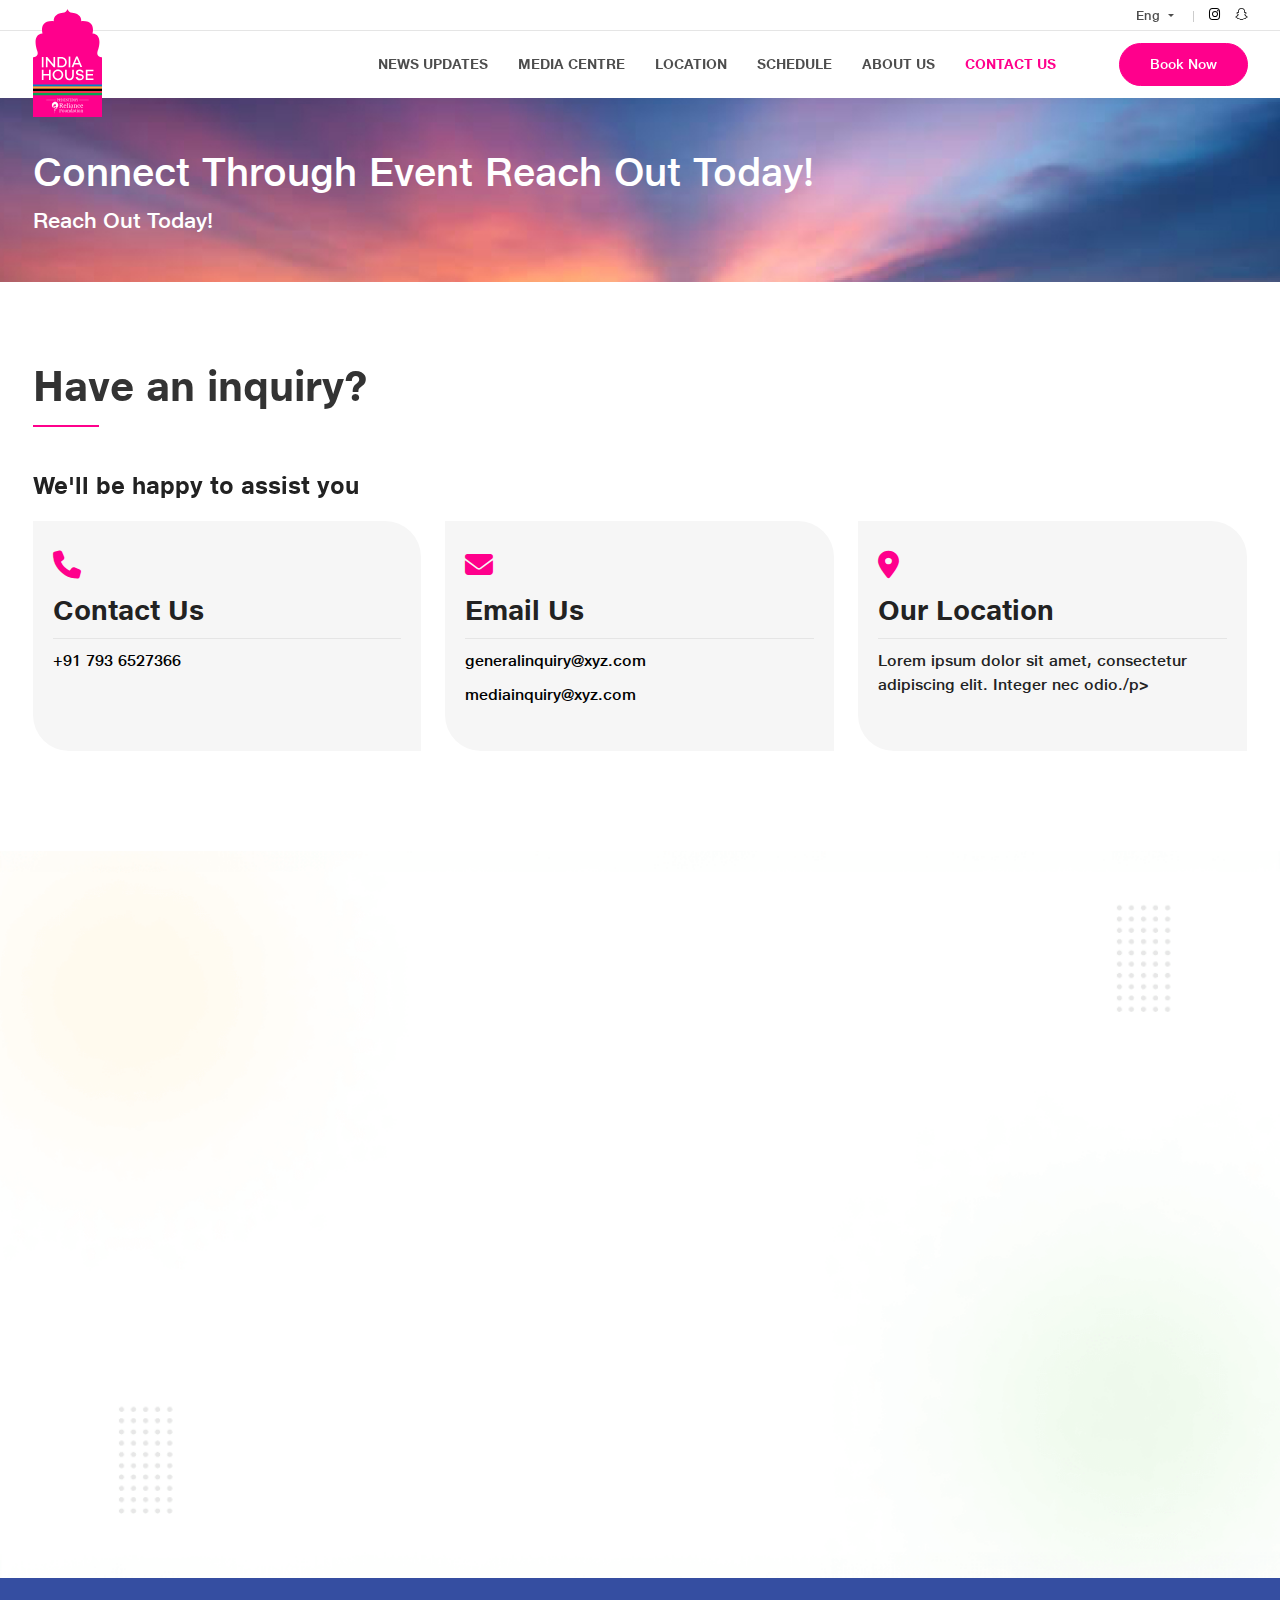
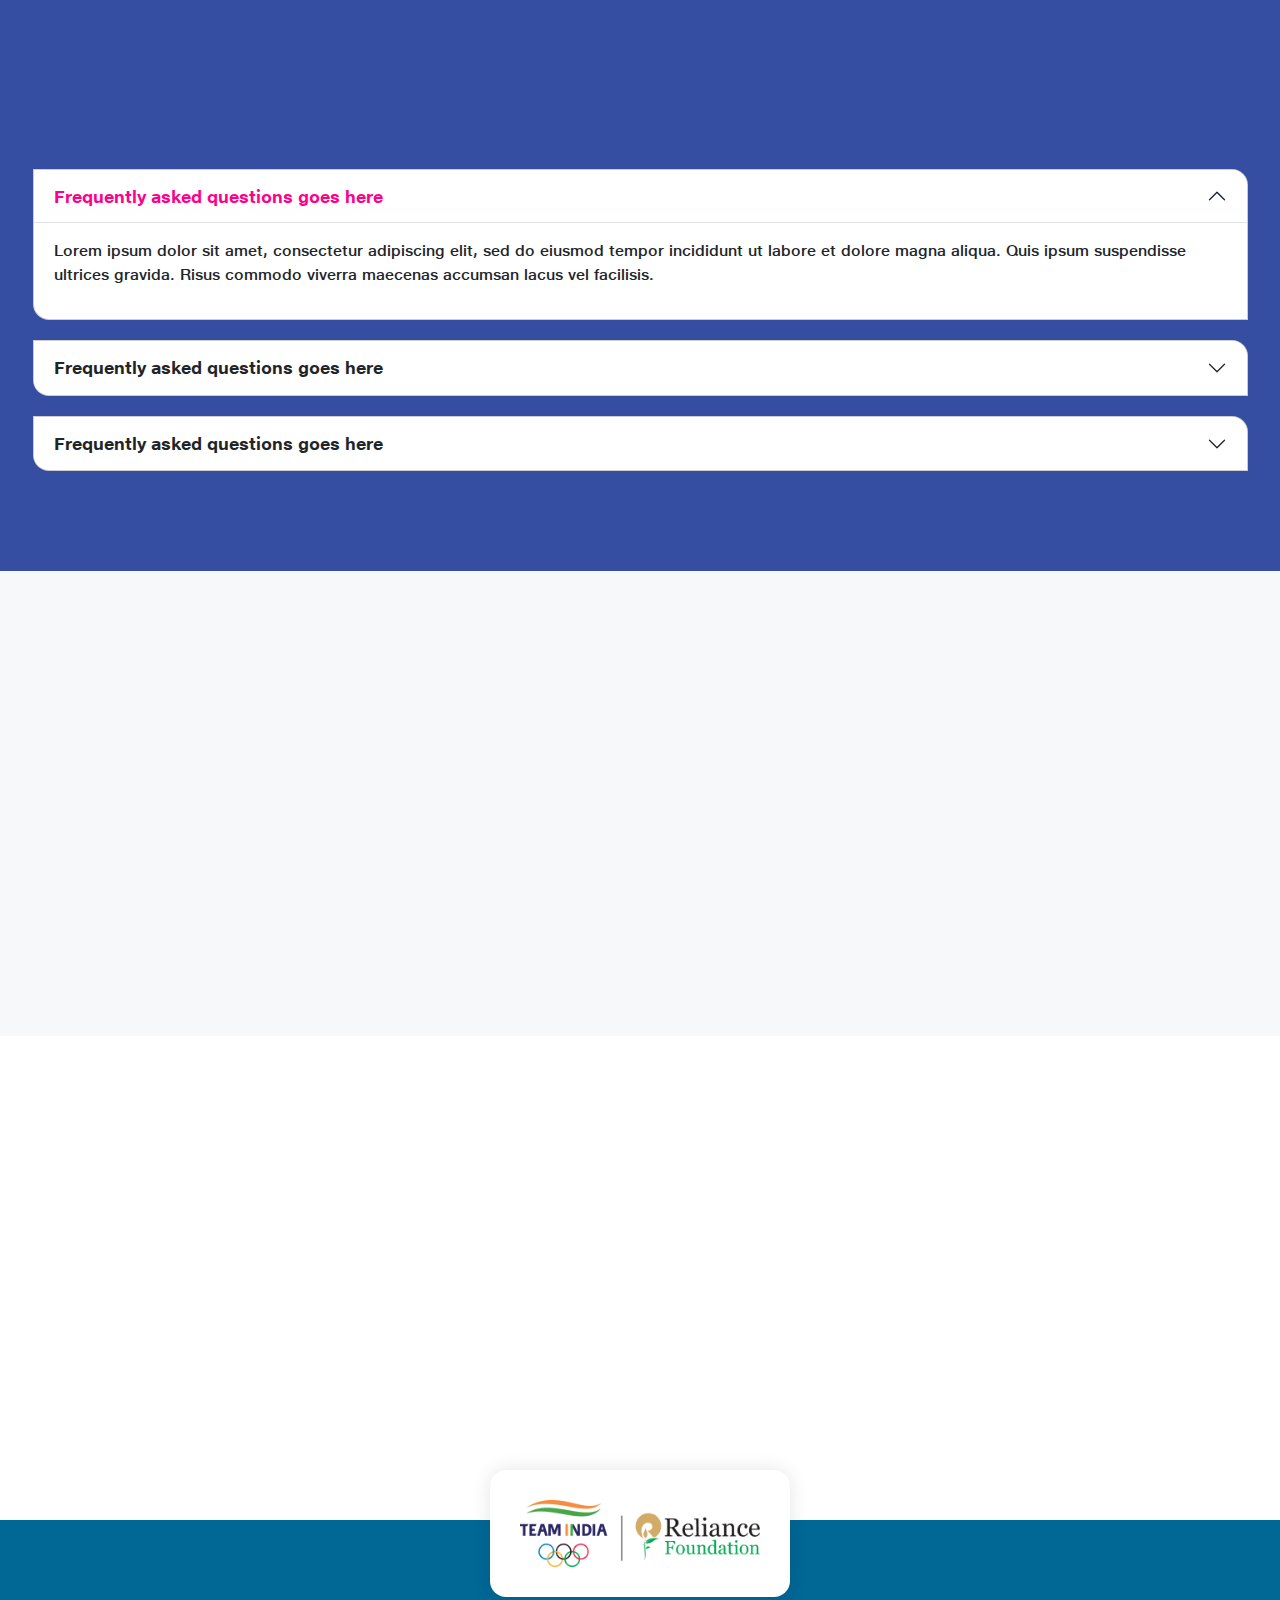
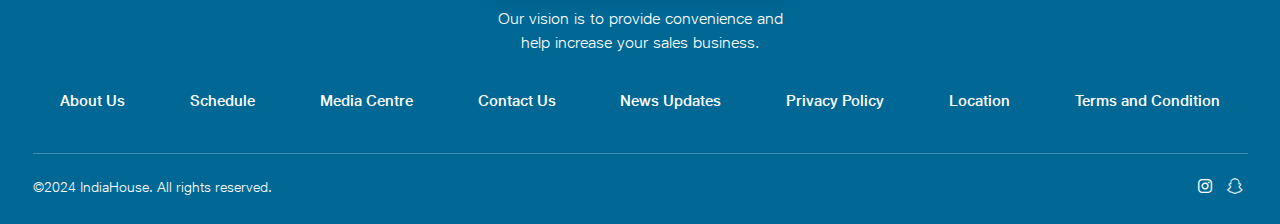
<file: contact.html>
<!DOCTYPE html>
<html lang="en">

<head>
    <meta charset="UTF-8">
    <meta name="viewport" content="width=device-width, initial-scale=1.0">

    <!-- Favicon -->
    <link rel="icon" href="favicon.ico" type="image/x-icon">

    <!-- CSS -->
    <link rel="stylesheet" href="https://cdn.jsdelivr.net/npm/@fancyapps/ui@5.0/dist/fancybox/fancybox.css" />
    <link rel="stylesheet" href="css/main.css">

    <title>Contact Us - Paris Olympics</title>
</head>

<body>

    <!--  -->
    <header id="header"></header>

    <main>

        <!-- Cover -->
        <section class="cover block">
            <div class="container">
                <div class="coverText">
                    <h1>Connect Through Event Reach Out Today!</h1>
                    <p>Reach Out Today!</p>
                </div>
            </div>
        </section>

        <!-- Contact -->
        <section class="contactPage block">
            <div class="container">

                <div class="secTitle" data-aos="fade-up" data-aos-duration="500">
                    <h2>Have an inquiry?</h2>
                </div>

                <h4 data-aos="fade-up" data-aos-duration="600">We'll be happy to assist you</h4>

                <div class="row">
                    <div class="col-md-4">
                        <div class="cBox" data-aos="fade-up" data-aos-duration="700">
                            <i class="fa fa-phone"></i>
                            <h4>Contact Us</h4>
                            <p><a href="tel:+917936527366" target="_blank">+91 793 6527366</a></p>
                        </div>
                    </div>
                    <div class="col-md-4">
                        <div class="cBox" data-aos="fade-up" data-aos-duration="800">
                            <i class="fa fa-envelope"></i>
                            <h4>Email Us</h4>
                            <p><a href="mailto:generalinquiry@xyz.com" target="_blank">generalinquiry@xyz.com</a></p>
                            <p><a href="mailto:mediainquiry@xyz.com" target="_blank">mediainquiry@xyz.com</a></p>
                        </div>
                    </div>
                    <div class="col-md-4" data-aos="fade-up" data-aos-duration="900">
                        <div class="cBox">
                            <i class="fa fa-map-marker-alt"></i>
                            <h4>Our Location</h4>
                            <p>Lorem ipsum dolor sit amet, consectetur adipiscing elit. Integer nec odio./p>
                        </div>
                    </div>
                </div>
            </div>
        </section>

        <!-- Map -->
        <section class="map ">
            <div class="mapBox" data-aos="fade-up" data-aos-duration="500">
                <iframe src="https://www.google.com/maps/embed?pb=!1m18!1m12!1m3!1d26259.29268207384!2d2.352221!3d48.856614!2m3!1f0!2f0!3f0!3m2!1i1024!2i768!4f13.1!3m3!1m2!1s0x47e66e1f06e2b70f%3A0x40b82c3688c9460!2sEiffel%20Tower!5e0!3m2!1sen!2sin!4v1617223660007!5m2!1sen!2sin" width="100%" height="600" style="border:0;" allowfullscreen="" loading="lazy"></iframe>
            </div>
        </section>

        <!-- FAQ -->
        <section class="contact block">
            <div class="container">

                <div class="secTitle" data-aos="fade-up" data-aos-duration="500">
                    <h2>Have an inquiry?</h2>
                </div>

                <div class="accordion" id="faqAccordion">
                    <div class="accordion-item">
                        <h2 class="accordion-header accordion-button" data-bs-toggle="collapse" data-bs-target="#collapseOne" aria-expanded="true" aria-controls="collapseOne">
                            Frequently asked questions goes here
                        </h2>
                        <div id="collapseOne" class="accordion-collapse collapse show" data-bs-parent="#faqAccordion">
                            <div class="accordion-body">
                                <p>Lorem ipsum dolor sit amet, consectetur adipiscing elit, sed do eiusmod tempor incididunt ut labore et dolore magna aliqua. Quis ipsum suspendisse ultrices gravida. Risus commodo viverra maecenas accumsan lacus vel facilisis.</p>
                            </div>
                        </div>
                    </div>
                    <div class="accordion-item">
                        <h2 class="accordion-header accordion-button collapsed" type="button" data-bs-toggle="collapse" data-bs-target="#collapseTwo" aria-expanded="false" aria-controls="collapseTwo">
                            Frequently asked questions goes here
                        </h2>
                        <div id="collapseTwo" class="accordion-collapse collapse" data-bs-parent="#faqAccordion">
                            <div class="accordion-body">
                                <p>Lorem ipsum dolor sit amet, consectetur adipiscing elit, sed do eiusmod tempor incididunt ut labore et dolore magna aliqua. Quis ipsum suspendisse ultrices gravida. Risus commodo viverra maecenas accumsan lacus vel facilisis.</p>
                            </div>
                        </div>
                    </div>
                    <div class="accordion-item">
                        <h2 class="accordion-header accordion-button collapsed" type="button" data-bs-toggle="collapse" data-bs-target="#collapseThree" aria-expanded="false" aria-controls="collapseThree">
                            Frequently asked questions goes here
                        </h2>
                        <div id="collapseThree" class="accordion-collapse collapse" data-bs-parent="#faqAccordion">
                            <div class="accordion-body">
                                <p>Lorem ipsum dolor sit amet, consectetur adipiscing elit, sed do eiusmod tempor incididunt ut labore et dolore magna aliqua. Quis ipsum suspendisse ultrices gravida. Risus commodo viverra maecenas accumsan lacus vel facilisis.</p>
                            </div>
                        </div>
                    </div>
                </div>
            </div>
        </section>

        <!-- Sponsoers -->
        <section class="sponsors block grayBg">
            <div class="container">
                <div class="secTitle text-center" data-aos="fade-up">
                    <h2>Our Sponsors</h2>
                </div>

                <!-- Sponsor Grid -->
                <div class="sponsorsRow imgGrid" id="sponsorData" data-aos="fade-up"></div>
            </div>
        </section>

        <!-- Partners -->
        <section class="partners block lightBg">
            <div class="container">
                <div class="secTitle text-center" data-aos="fade-up">
                    <h2>Our Partners</h2>
                </div>

                <!-- Partner Grid -->
                <div class="partnersRow imgGrid" id="partnerData" data-aos="fade-up"></div>
            </div>
        </section>

    </main>

    <!-- Footer -->
    <footer id="footer" class="mainFooter"></footer>

</body>

<!-- JS -->
<script src="js/vendor/jquery-3.4.1.min.js"></script>
<script src="js/vendor/simplyCountdown.min.js"></script>
<script src="https://cdn.jsdelivr.net/npm/@fancyapps/ui@5.0/dist/fancybox/fancybox.umd.js"></script>
<script src="js/plugins.js"></script>
<script src="js/main.js"></script>

</html>
</file>
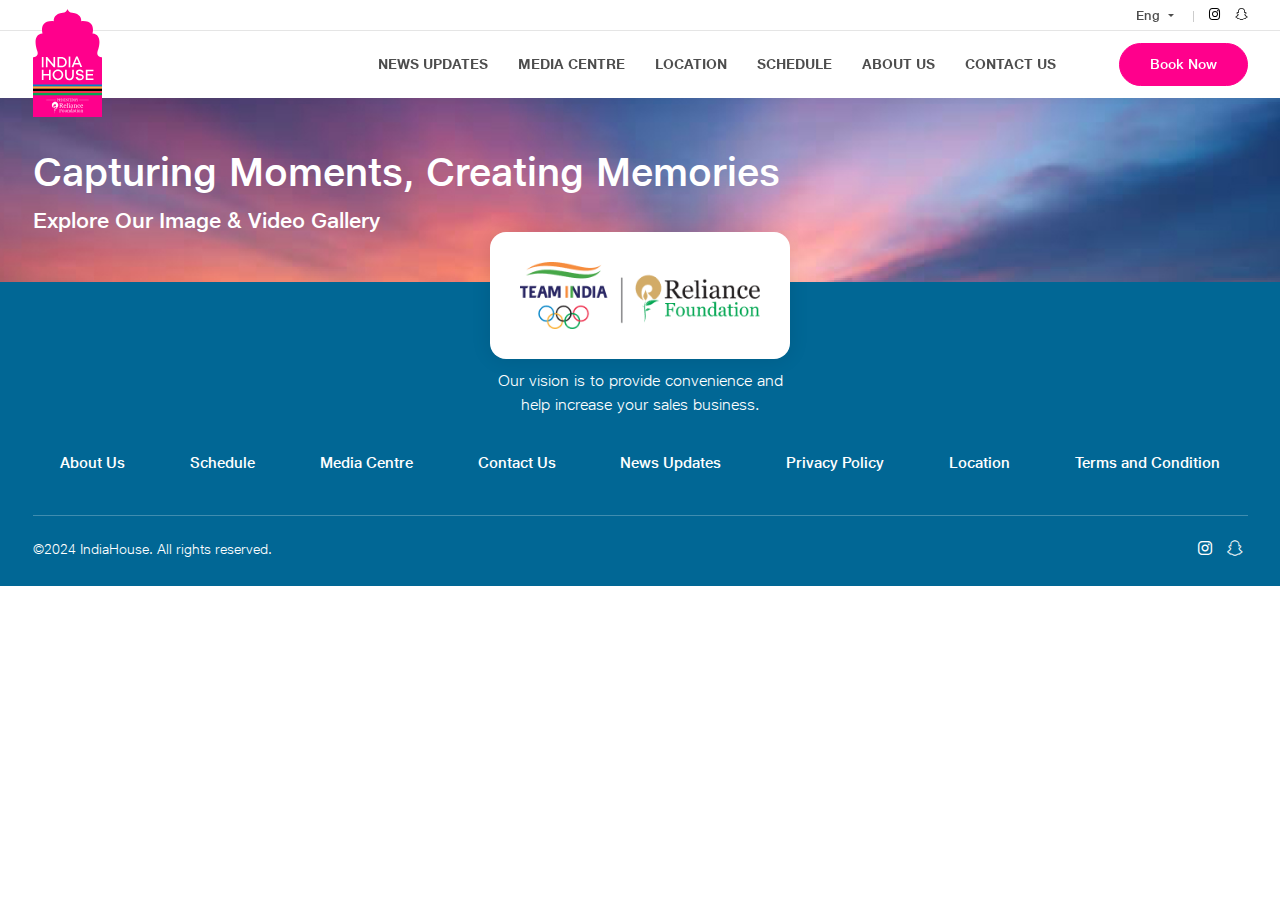
<file: events.html>
<!DOCTYPE html>
<html lang="en">

<head>
    <meta charset="UTF-8">
    <meta name="viewport" content="width=device-width, initial-scale=1.0">

    <!-- Favicon -->
    <link rel="icon" href="favicon.ico" type="image/x-icon">

    <!-- CSS -->
    <link rel="stylesheet" href="https://cdn.jsdelivr.net/npm/@fancyapps/ui@5.0/dist/fancybox/fancybox.css" />
    <link rel="stylesheet" href="css/main.css">

    <title>Events - Paris Olympics</title>
</head>

<body>

    <!--  -->
    <header id="header"></header>

    <main>

        <!-- Cover -->
        <section class="cover block">
            <div class="container">
                <div class="coverText">
                    <h1>Capturing Moments, Creating Memories</h1>
                    <p>Explore Our Image & Video Gallery</p>
                </div>
            </div>
        </section>

        <!--  -->


    </main>

    <!-- Footer -->
    <footer id="footer" class="mainFooter"></footer>

</body>

<!-- JS -->
<script src="js/vendor/jquery-3.4.1.min.js"></script>
<script src="js/vendor/simplyCountdown.min.js"></script>
<script src="https://cdn.jsdelivr.net/npm/@fancyapps/ui@5.0/dist/fancybox/fancybox.umd.js"></script>
<script src="js/plugins.js"></script>
<script src="js/main.js"></script>

</html>
</file>
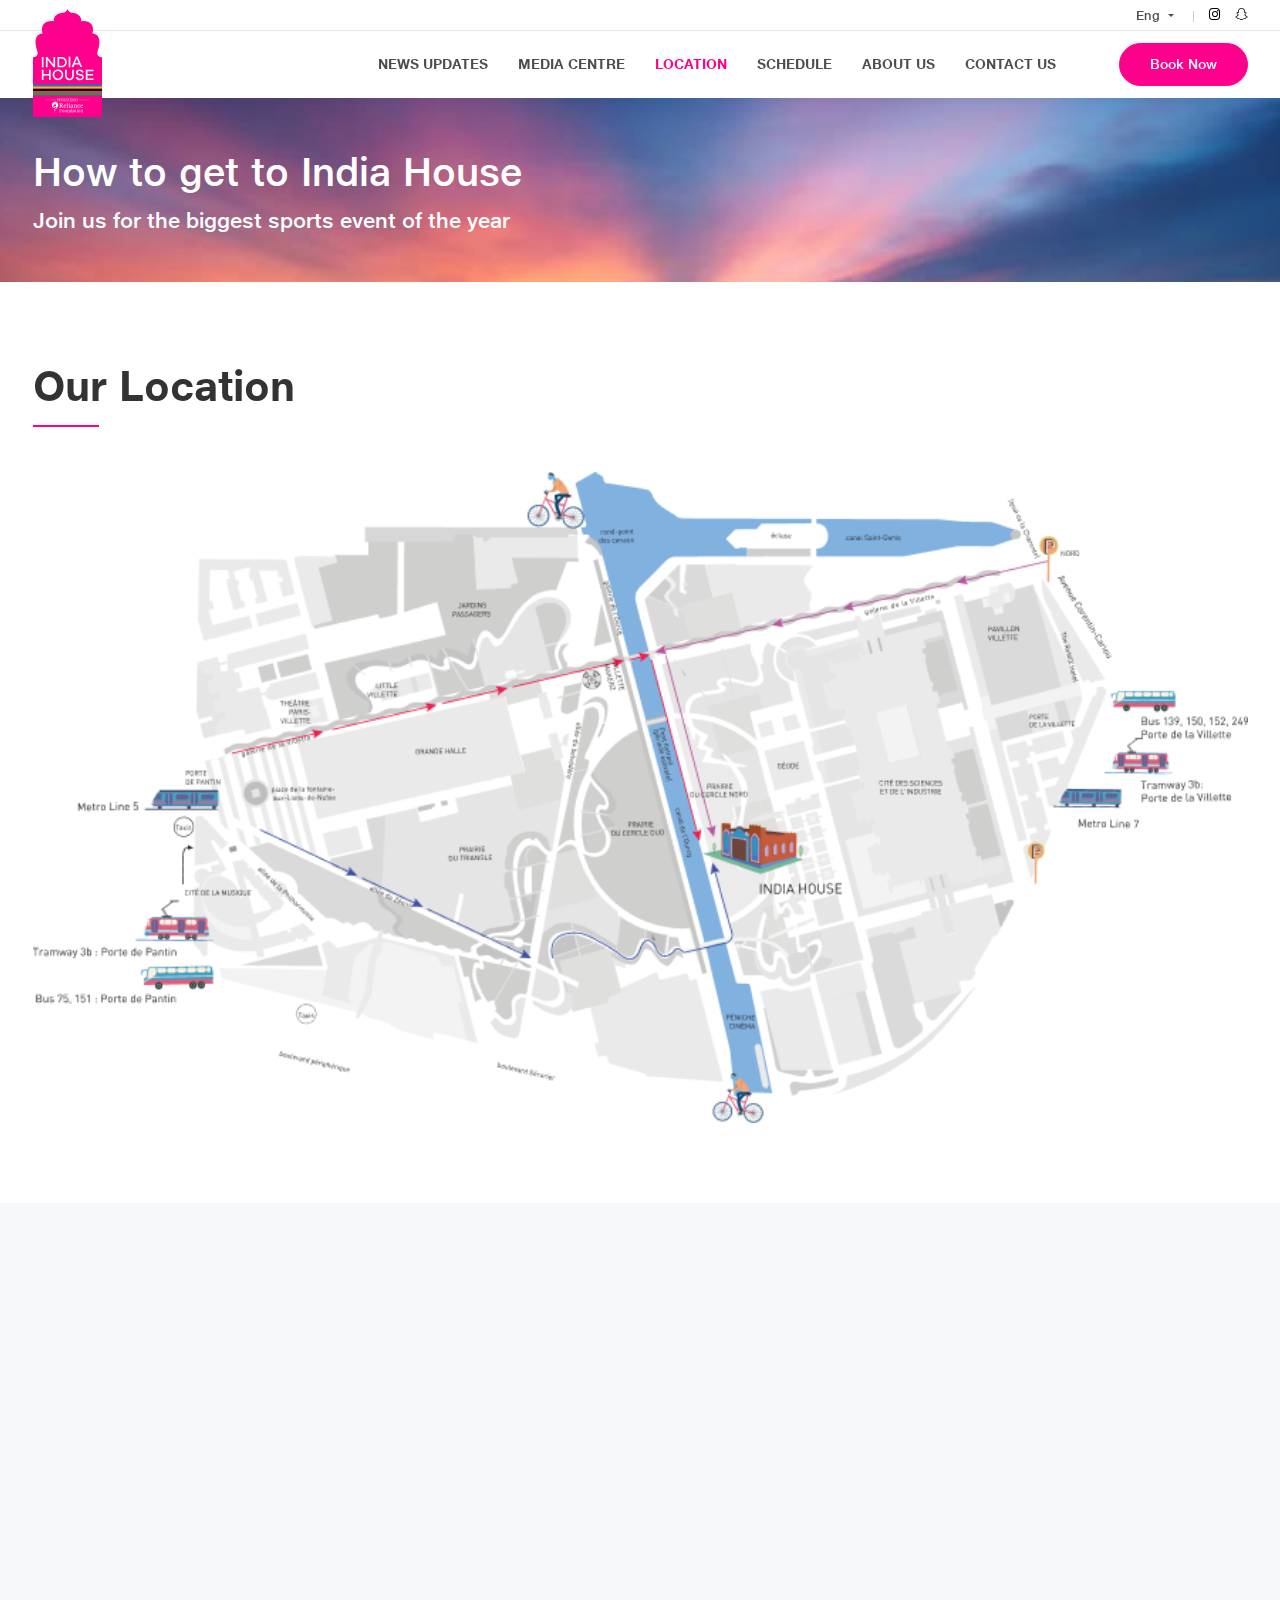
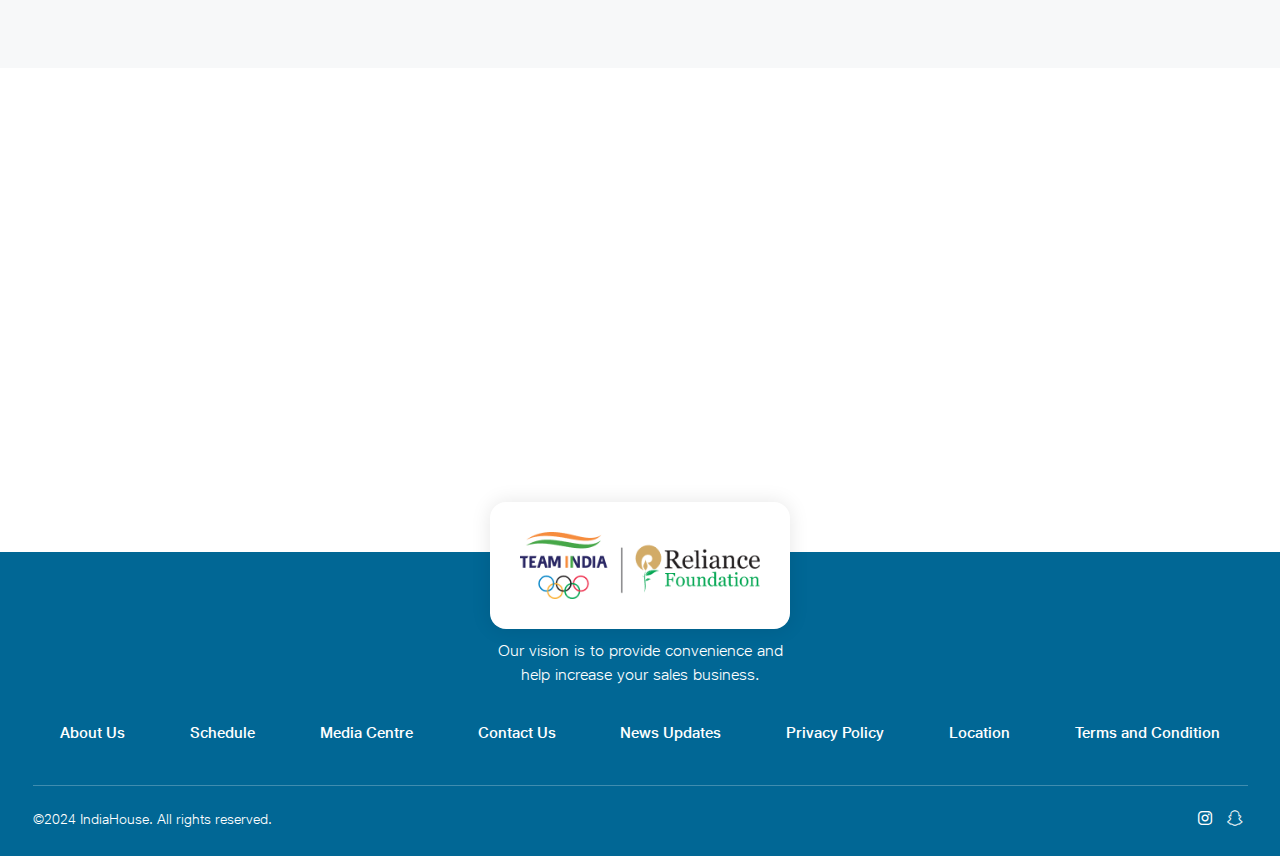
<file: location.html>
<!DOCTYPE html>
<html lang="en">

<head>
    <meta charset="UTF-8">
    <meta name="viewport" content="width=device-width, initial-scale=1.0">

    <!-- Favicon -->
    <link rel="icon" href="favicon.ico" type="image/x-icon">

    <!-- CSS -->
    <link rel="stylesheet" href="https://cdn.jsdelivr.net/npm/@fancyapps/ui@5.0/dist/fancybox/fancybox.css" />
    <link rel="stylesheet" href="css/main.css">

    <title>Location - Paris Olympics</title>
</head>

<body>

    <!--  -->
    <header id="header"></header>

    <main>

        <!-- Cover -->
        <section class="cover block">
            <div class="container">
                <div class="coverText">
                    <h1>How to get to India House</h1>
                    <p>Join us for the biggest sports event of the year</p>
                </div>
            </div>
        </section>

        <!-- Contact -->
        <section class="contactPage block">
            <div class="container">

                <div class="secTitle" data-aos="fade-up" data-aos-duration="500">
                    <h2>Our Location</h2>
                </div>

                <!-- Map -->
                <div class="mapBox" data-aos="fade-up" data-aos-duration="1500">

                    <a href="https://maps.app.goo.gl/8H4nfpw593EM7Rjo8" target="_blank"><img class="w-100" src="img/comingsoon/map.png" alt="" data-aos="fade-up" data-aos-duration="2000"></a>
                </div>
            </div>
        </section>


        <!-- Sponsoers -->
        <section class="sponsors block grayBg">
            <div class="container">
                <div class="secTitle text-center" data-aos="fade-up">
                    <h2>Our Sponsors</h2>
                </div>

                <!-- Sponsor Grid -->
                <div class="sponsorsRow imgGrid" id="sponsorData" data-aos="fade-up"></div>
            </div>
        </section>

        <!-- Partners -->
        <section class="partners block lightBg">
            <div class="container">
                <div class="secTitle text-center" data-aos="fade-up">
                    <h2>Our Partners</h2>
                </div>

                <!-- Partner Grid -->
                <div class="partnersRow imgGrid" id="partnerData" data-aos="fade-up"></div>
            </div>
        </section>

    </main>

    <!-- Footer -->
    <footer id="footer" class="mainFooter"></footer>

</body>

<!-- JS -->
<script src="js/vendor/jquery-3.4.1.min.js"></script>
<script src="js/vendor/simplyCountdown.min.js"></script>
<script src="https://cdn.jsdelivr.net/npm/@fancyapps/ui@5.0/dist/fancybox/fancybox.umd.js"></script>
<script src="js/plugins.js"></script>
<script src="js/main.js"></script>

</html>
</file>
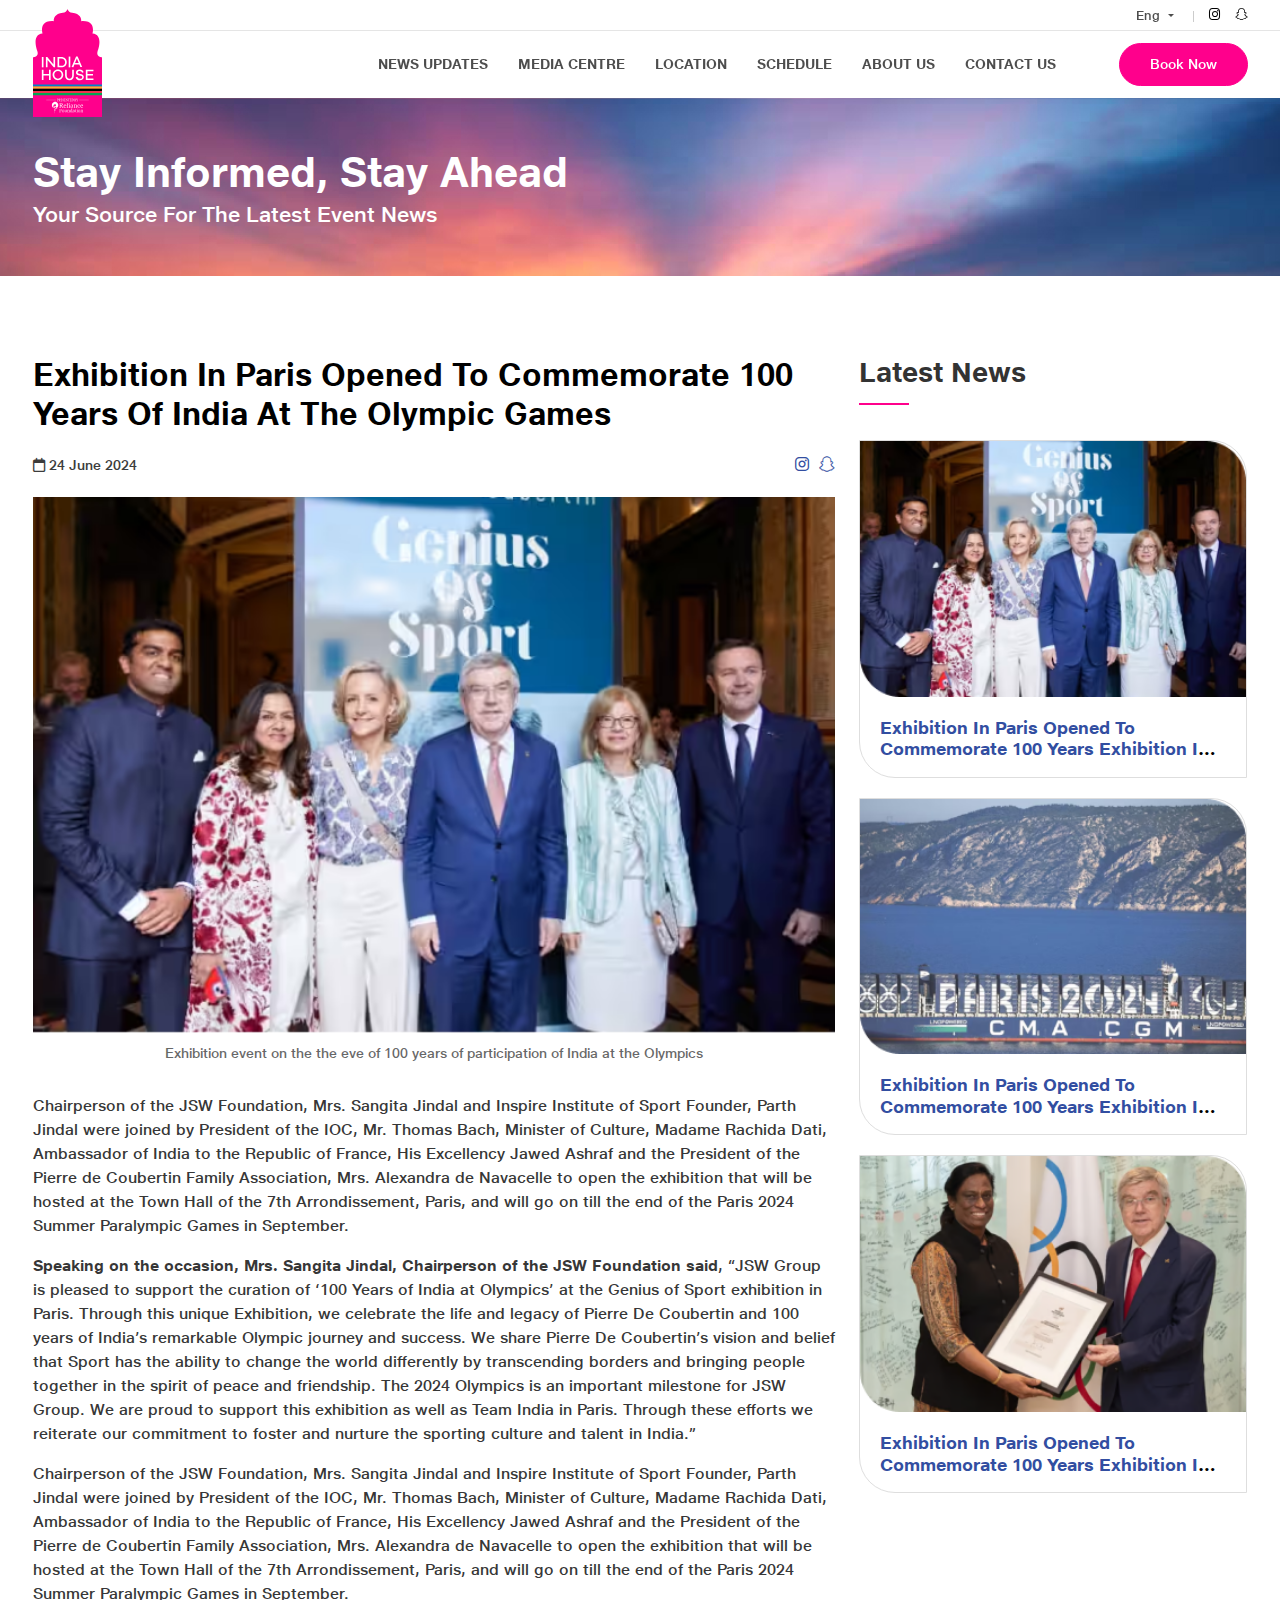
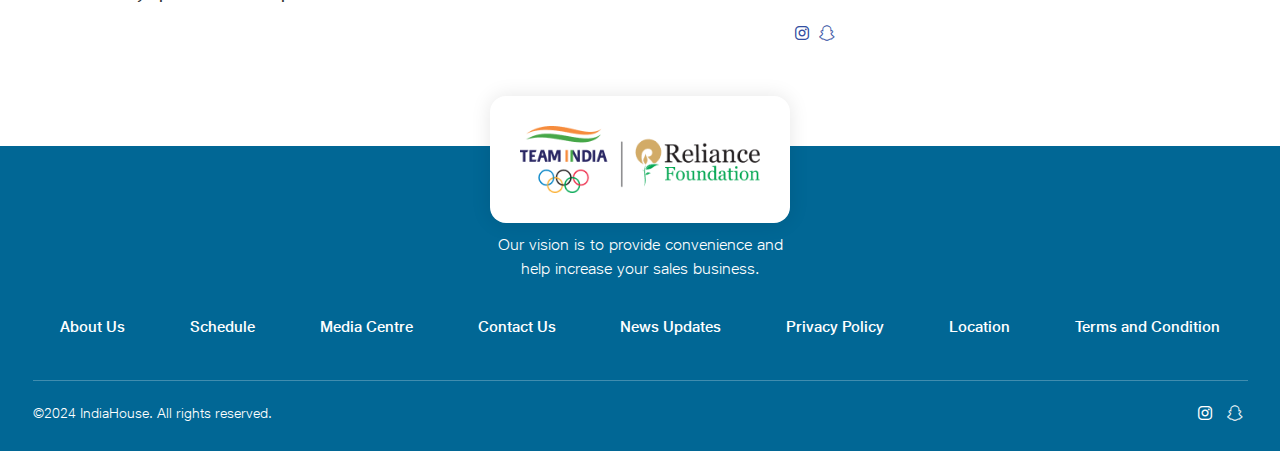
<file: news-detail.html>
<!DOCTYPE html>
<html lang="en">

<head>
    <meta charset="UTF-8">
    <meta name="viewport" content="width=device-width, initial-scale=1.0">

    <!-- Favicon -->
    <link rel="icon" href="favicon.ico" type="image/x-icon">

    <!-- CSS -->
    <link rel="stylesheet" href="https://cdn.jsdelivr.net/npm/@fancyapps/ui@5.0/dist/fancybox/fancybox.css" />
    <link rel="stylesheet" href="css/main.css">

    <title>News Detail - Paris Olympics</title>
</head>

<body>

    <!--  -->
    <header id="header"></header>

    <main>

        <!-- Cover -->
        <section class="cover block">
            <div class="container">
                <div class="coverText">
                    <h2>Stay Informed, Stay Ahead</h2>
                    <p>Your Source For The Latest Event News</p>
                </div>
            </div>
        </section>

        <!-- News -->
        <section class="news block">
            <div class="container">

                <div class="row">
                    <div class="col-md-8">
                        <div class="newsDetail">
                            <h3>Exhibition In Paris Opened To Commemorate 100 Years Of India At The Olympic Games</h3>
                            <div class="ndMeta">
                                <span><i class="far fa-calendar"></i> 24 June 2024</span>
                                <div class="ndSocial">
                                    <a href="https://www.instagram.com/indianolympichouse" target="_blank"><i class="fab fa-instagram"></i></a>
                                    <a href="https://snapchat.com/t/pS6zHhik" target="_blank"><i class="fab fa-snapchat"></i></a>
                                </div>
                            </div>

                            <div class="ndImg">
                                <img src="img/news/big.png" alt="News Image">
                                <span class="caption">Exhibition event on the the eve of 100 years of participation of India at the Olympics</span>
                            </div>

                            <div class="ndContent">
                                <p>Chairperson of the JSW Foundation, Mrs. Sangita Jindal and Inspire Institute of Sport Founder, Parth Jindal were joined by President of the IOC, Mr. Thomas Bach, Minister of Culture, Madame Rachida Dati, Ambassador of India to the Republic of France, His Excellency Jawed Ashraf and the President of the Pierre de Coubertin Family Association, Mrs. Alexandra de Navacelle to open the exhibition that will be hosted at the Town Hall of the 7th Arrondissement, Paris, and will go on till the end of the Paris 2024 Summer Paralympic Games in September.</p>

                                <p><b>Speaking on the occasion, Mrs. Sangita Jindal, Chairperson of the JSW Foundation said</b>, “JSW Group is pleased to support the curation of ‘100 Years of India at Olympics’ at the Genius of Sport exhibition in Paris. Through this unique Exhibition, we celebrate the life and legacy of Pierre De Coubertin and 100 years of India’s remarkable Olympic journey and success. We share Pierre De Coubertin’s vision and belief that Sport has the ability to change the world differently by transcending borders and bringing people together in the spirit of peace and friendship. The 2024 Olympics is an important milestone for JSW Group. We are proud to support this exhibition as well as Team India in Paris. Through these efforts we reiterate our commitment to foster and nurture the sporting culture and talent in India.”</p>

                                <p>Chairperson of the JSW Foundation, Mrs. Sangita Jindal and Inspire Institute of Sport Founder, Parth Jindal were joined by President of the IOC, Mr. Thomas Bach, Minister of Culture, Madame Rachida Dati, Ambassador of India to the Republic of France, His Excellency Jawed Ashraf and the President of the Pierre de Coubertin Family Association, Mrs. Alexandra de Navacelle to open the exhibition that will be hosted at the Town Hall of the 7th Arrondissement, Paris, and will go on till the end of the Paris 2024 Summer Paralympic Games in September.</p>
                            </div>

                            <div class="ndMeta">
                                <span></span>
                                <div class="ndSocial">
                                    <a href="https://www.instagram.com/indianolympichouse" target="_blank"><i class="fab fa-instagram"></i></a>
                                    <a href="https://snapchat.com/t/pS6zHhik" target="_blank"><i class="fab fa-snapchat"></i></a>
                                </div>
                            </div>
                        </div>
                    </div>
                    <div class="col-md-4">
                        <div class="secTitle secTitleSmall">
                            <h2>Latest News</h2>
                        </div>

                        <div class="newsUpdates">
                            <div class="nuBox">
                                <a href="news-detail.html" class="nuImg">
                                    <img src="img/news/1.png" alt="News Image">
                                </a>
                                <div class="nuContent">
                                    <h3 class="mb-0"><a href="news-detail.html">Exhibition In Paris Opened To Commemorate 100 Years Exhibition In Paris Opened To Commemorate 100 Years </a></h3>
                                </div>
                            </div>
                            <div class="nuBox">
                                <a href="news-detail.html" class="nuImg">
                                    <img src="img/news/2.png" alt="News Image">
                                </a>
                                <div class="nuContent">
                                    <h3 class="mb-0"><a href="news-detail.html">Exhibition In Paris Opened To Commemorate 100 Years Exhibition In Paris Opened To Commemorate 100 Years </a></h3>
                                </div>
                            </div>
                            <div class="nuBox">
                                <a href="news-detail.html" class="nuImg">
                                    <img src="img/news/3.png" alt="News Image">
                                </a>
                                <div class="nuContent">
                                    <h3 class="mb-0"><a href="news-detail.html">Exhibition In Paris Opened To Commemorate 100 Years Exhibition In Paris Opened To Commemorate 100 Years </a></h3>
                                </div>
                            </div>
                        </div>
                    </div>
                </div>



            </div>
        </section>

    </main>

    <!-- Footer -->
    <footer id="footer" class="mainFooter"></footer>

</body>

<!-- JS -->
<script src="js/vendor/jquery-3.4.1.min.js"></script>
<script src="js/vendor/simplyCountdown.min.js"></script>
<script src="https://cdn.jsdelivr.net/npm/@fancyapps/ui@5.0/dist/fancybox/fancybox.umd.js"></script>
<script src="js/plugins.js"></script>
<script src="js/main.js"></script>

</html>
</file>
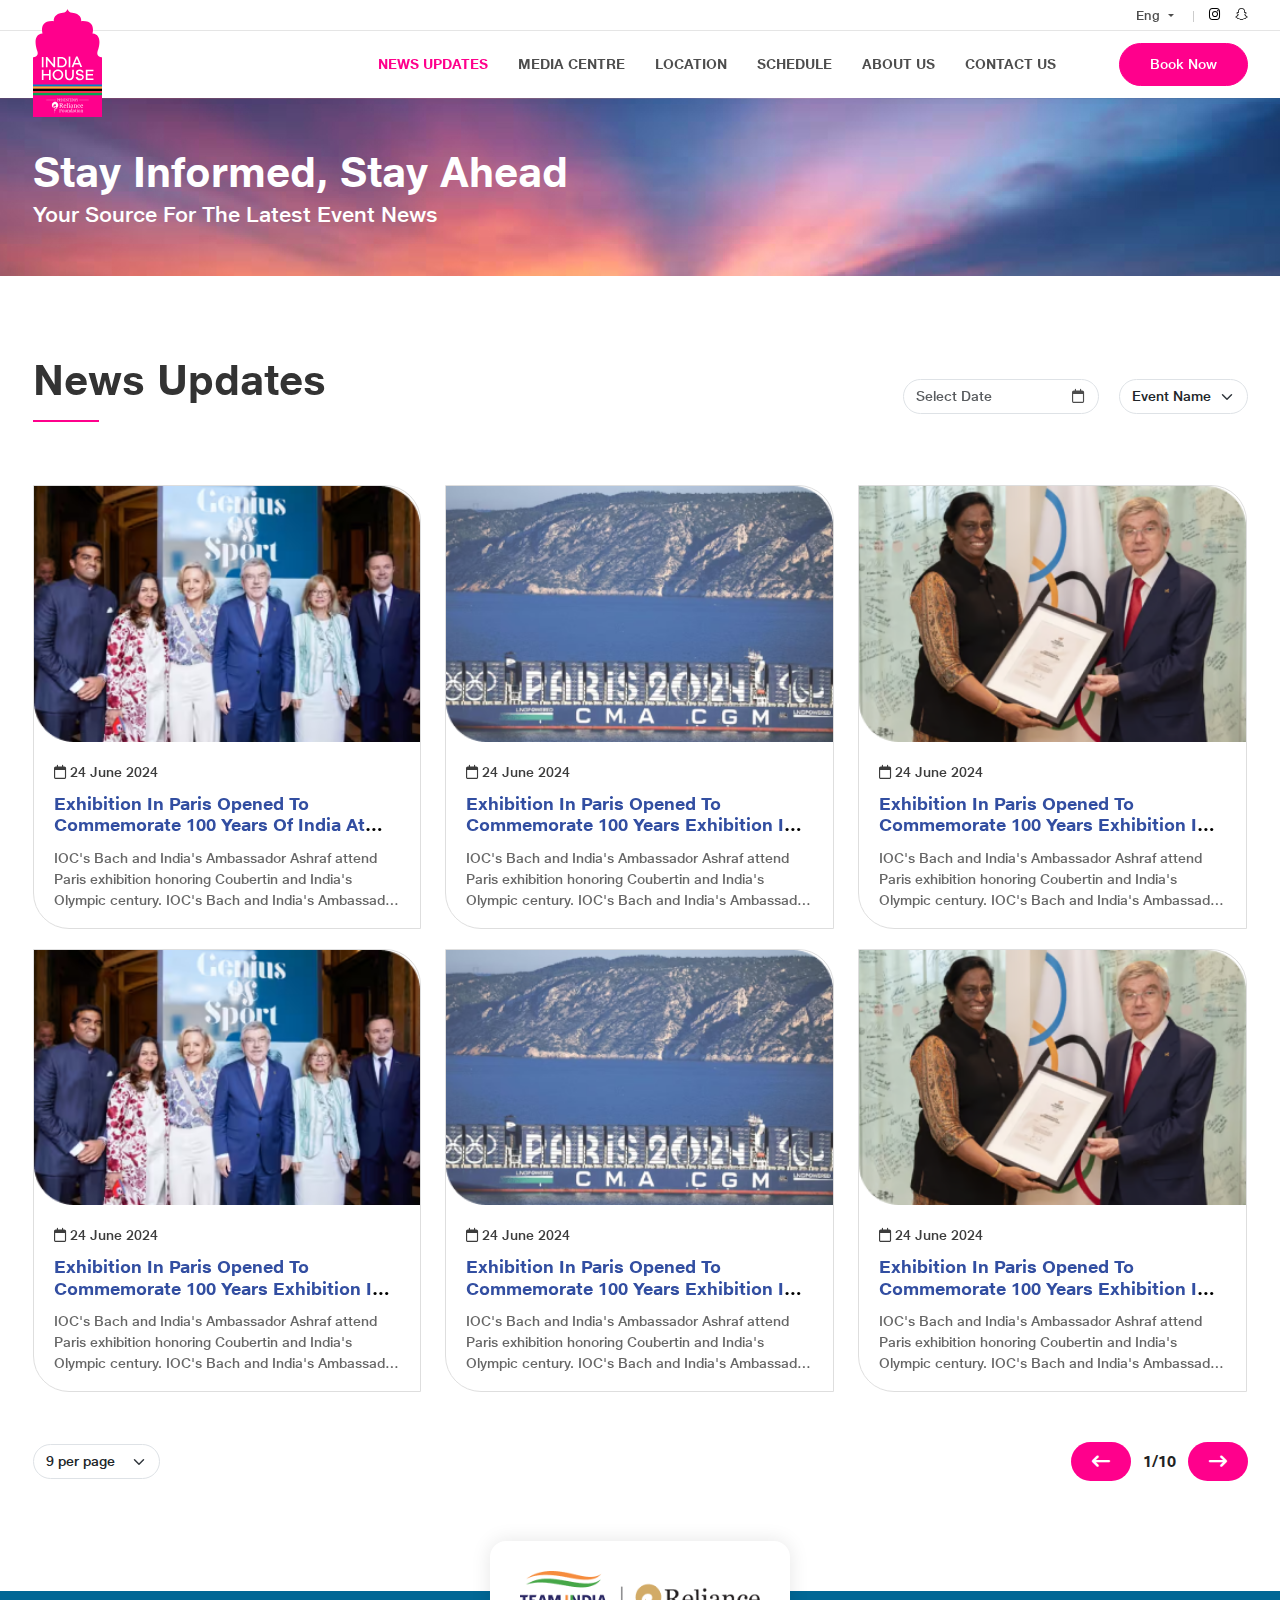
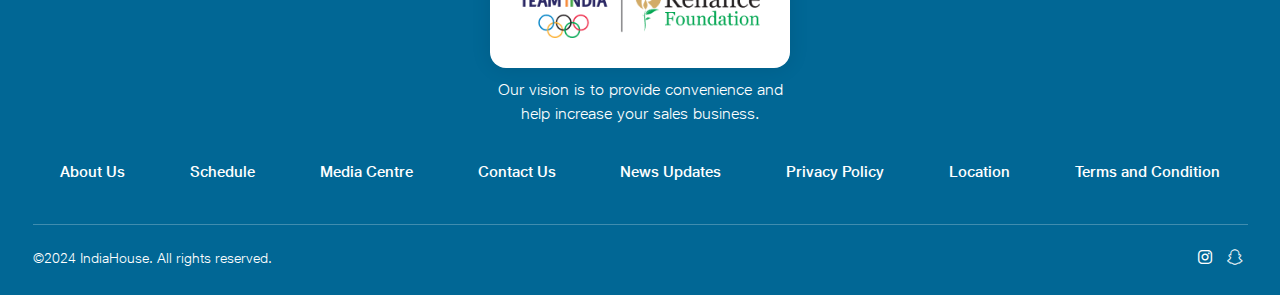
<file: news.html>
<!DOCTYPE html>
<html lang="en">

<head>
    <meta charset="UTF-8">
    <meta name="viewport" content="width=device-width, initial-scale=1.0">

    <!-- Favicon -->
    <link rel="icon" href="favicon.ico" type="image/x-icon">

    <!-- CSS -->
    <link rel="stylesheet" href="https://cdn.jsdelivr.net/npm/@fancyapps/ui@5.0/dist/fancybox/fancybox.css" />
    <link rel="stylesheet" href="css/main.css">

    <title>News - Paris Olympics</title>
</head>

<body>

    <!--  -->
    <header id="header"></header>

    <main>

        <!-- Cover -->
        <section class="cover block">
            <div class="container">
                <div class="coverText">
                    <h2>Stay Informed, Stay Ahead</h2>
                    <p>Your Source For The Latest Event News</p>
                </div>
            </div>
        </section>

        <!-- News -->
        <section class="news block">
            <div class="container">

                <!-- Toolbar -->
                <div class="mcToolbar">
                    <div class="secTitle arrows" data-aos="fade-up">
                        <h2>News Updates</h2>
                    </div>

                    <!-- Filters -->
                    <div class="mcFilters" data-aos="fade-up">
                        <div class="form-group icon">
                            <input type="text" class="form-control datepicker" placeholder="Select Date">
                            <i class="far fa-calendar"></i>
                        </div>
                        <div class="form-group ">
                            <select class="form-select">
                                <option value="all">Event Name</option>
                                <option value="1">Event 1</option>
                                <option value="2">Event 2</option>
                                <option value="3">Event 3</option>
                            </select>
                        </div>
                    </div>
                </div>

                <div class="newsUpdates" data-aos="fade-up" data-aos-delay="200">
                    <div class="row">
                        <div class="col-md-4">
                            <div class="nuBox">
                                <a href="news-detail.html" class="nuImg">
                                    <img src="img/news/1.png" alt="News Image">
                                </a>
                                <div class="nuContent">
                                    <span><i class="far fa-calendar"></i> 24 June 2024</span>
                                    <h3><a href="news-detail.html">Exhibition In Paris Opened To Commemorate 100 Years Of India At The Olympic Games</a></h3>
                                    <p>IOC's Bach and India's Ambassador Ashraf attend Paris exhibition honoring Coubertin and India's Olympic century. IOC's Bach and India's Ambassador Ashraf attend Paris exhibition honoring Coubertin and India's Olympic century.</p>
                                </div>
                            </div>
                        </div>
                        <div class="col-md-4">
                            <div class="nuBox">
                                <a href="news-detail.html" class="nuImg">
                                    <img src="img/news/2.png" alt="News Image">
                                </a>
                                <div class="nuContent">
                                    <span><i class="far fa-calendar"></i> 24 June 2024</span>
                                    <h3><a href="news-detail.html">Exhibition In Paris Opened To Commemorate 100 Years Exhibition In Paris Opened To Commemorate 100 Years </a></h3>
                                    <p>IOC's Bach and India's Ambassador Ashraf attend Paris exhibition honoring Coubertin and India's Olympic century. IOC's Bach and India's Ambassador Ashraf attend Paris exhibition honoring Coubertin and India's Olympic century.</p>
                                </div>
                            </div>
                        </div>
                        <div class="col-md-4">
                            <div class="nuBox">
                                <a href="news-detail.html" class="nuImg">
                                    <img src="img/news/3.png" alt="News Image">
                                </a>
                                <div class="nuContent">
                                    <span><i class="far fa-calendar"></i> 24 June 2024</span>
                                    <h3><a href="news-detail.html">Exhibition In Paris Opened To Commemorate 100 Years Exhibition In Paris Opened To Commemorate 100 Years </a></h3>
                                    <p>IOC's Bach and India's Ambassador Ashraf attend Paris exhibition honoring Coubertin and India's Olympic century. IOC's Bach and India's Ambassador Ashraf attend Paris exhibition honoring Coubertin and India's Olympic century.</p>
                                </div>
                            </div>
                        </div>
                        <div class="col-md-4">
                            <div class="nuBox">
                                <a href="news-detail.html" class="nuImg">
                                    <img src="img/news/1.png" alt="News Image">
                                </a>
                                <div class="nuContent">
                                    <span><i class="far fa-calendar"></i> 24 June 2024</span>
                                    <h3><a href="news-detail.html">Exhibition In Paris Opened To Commemorate 100 Years Exhibition In Paris Opened To Commemorate 100 Years </a></h3>
                                    <p>IOC's Bach and India's Ambassador Ashraf attend Paris exhibition honoring Coubertin and India's Olympic century. IOC's Bach and India's Ambassador Ashraf attend Paris exhibition honoring Coubertin and India's Olympic century.</p>
                                </div>
                            </div>
                        </div>
                        <div class="col-md-4">
                            <div class="nuBox">
                                <a href="news-detail.html" class="nuImg">
                                    <img src="img/news/2.png" alt="News Image">
                                </a>
                                <div class="nuContent">
                                    <span><i class="far fa-calendar"></i> 24 June 2024</span>
                                    <h3><a href="news-detail.html">Exhibition In Paris Opened To Commemorate 100 Years Exhibition In Paris Opened To Commemorate 100 Years </a></h3>
                                    <p>IOC's Bach and India's Ambassador Ashraf attend Paris exhibition honoring Coubertin and India's Olympic century. IOC's Bach and India's Ambassador Ashraf attend Paris exhibition honoring Coubertin and India's Olympic century.</p>
                                </div>
                            </div>
                        </div>
                        <div class="col-md-4">
                            <div class="nuBox">
                                <a href="news-detail.html" class="nuImg">
                                    <img src="img/news/3.png" alt="News Image">
                                </a>
                                <div class="nuContent">
                                    <span><i class="far fa-calendar"></i> 24 June 2024</span>
                                    <h3><a href="news-detail.html">Exhibition In Paris Opened To Commemorate 100 Years Exhibition In Paris Opened To Commemorate 100 Years </a></h3>
                                    <p>IOC's Bach and India's Ambassador Ashraf attend Paris exhibition honoring Coubertin and India's Olympic century. IOC's Bach and India's Ambassador Ashraf attend Paris exhibition honoring Coubertin and India's Olympic century.</p>
                                </div>
                            </div>
                        </div>
                    </div>
                </div>

                <!-- Pagination -->
                <div class="pagination">
                    <div class="form-group">
                        <select class="form-select">
                            <option value="1">9 per page</option>
                            <option value="2">18 per page</option>
                            <option value="3">27 per page</option>
                        </select>
                    </div>

                    <div class="pArrows">
                        <a href="#!" class="btn prev"><i class="fa fa-long-arrow-left"></i></a>
                        <span>1/10</span>
                        <a href="#!" class="btn next"><i class="fa fa-long-arrow-right"></i></a>
                    </div>
                </div>

            </div>
        </section>

    </main>

    <!-- Footer -->
    <footer id="footer" class="mainFooter"></footer>

</body>

<!-- JS -->
<script src="js/vendor/jquery-3.4.1.min.js"></script>
<script src="js/vendor/simplyCountdown.min.js"></script>
<script src="https://cdn.jsdelivr.net/npm/@fancyapps/ui@5.0/dist/fancybox/fancybox.umd.js"></script>
<script src="js/plugins.js"></script>
<script src="js/main.js"></script>

</html>
</file>
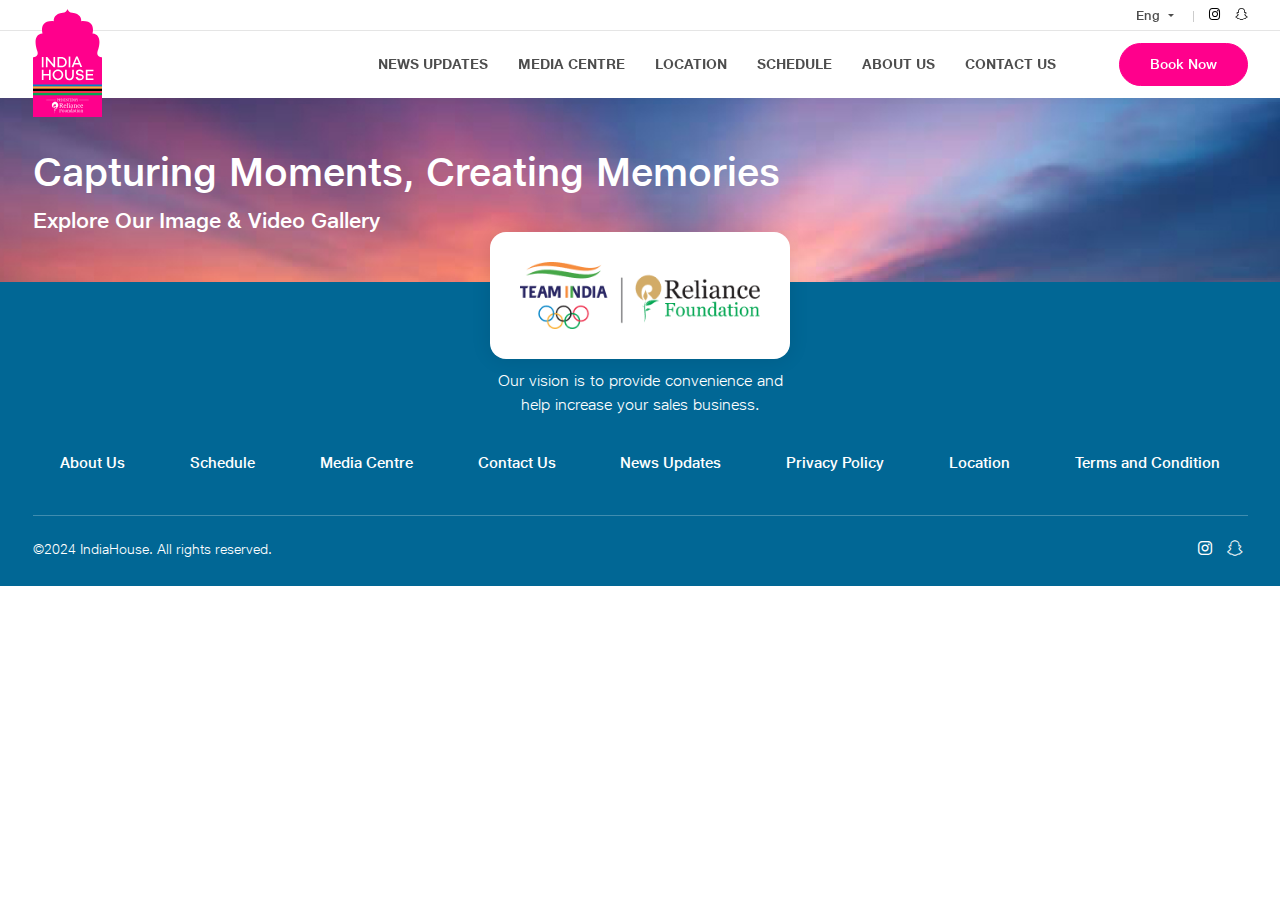
<file: page.html>
<!DOCTYPE html>
<html lang="en">

<head>
    <meta charset="UTF-8">
    <meta name="viewport" content="width=device-width, initial-scale=1.0">

    <!-- Favicon -->
    <link rel="icon" href="favicon.ico" type="image/x-icon">

    <!-- CSS -->
    <link rel="stylesheet" href="https://cdn.jsdelivr.net/npm/@fancyapps/ui@5.0/dist/fancybox/fancybox.css" />
    <link rel="stylesheet" href="css/main.css">

    <title>Paris Olympics</title>
</head>

<body>

    <!--  -->
    <header id="header"></header>

    <main>

        <!-- Cover -->
        <section class="cover block">
            <div class="container">
                <div class="coverText">
                    <h1>Capturing Moments, Creating Memories</h1>
                    <p>Explore Our Image & Video Gallery</p>
                </div>
            </div>
        </section>

    </main>

    <!-- Footer -->
    <footer id="footer" class="mainFooter"></footer>

</body>

<!-- JS -->
<script src="js/vendor/jquery-3.4.1.min.js"></script>
<script src="js/vendor/simplyCountdown.min.js"></script>
<script src="https://cdn.jsdelivr.net/npm/@fancyapps/ui@5.0/dist/fancybox/fancybox.umd.js"></script>
<script src="js/plugins.js"></script>
<script src="js/main.js"></script>

</html>
</file>
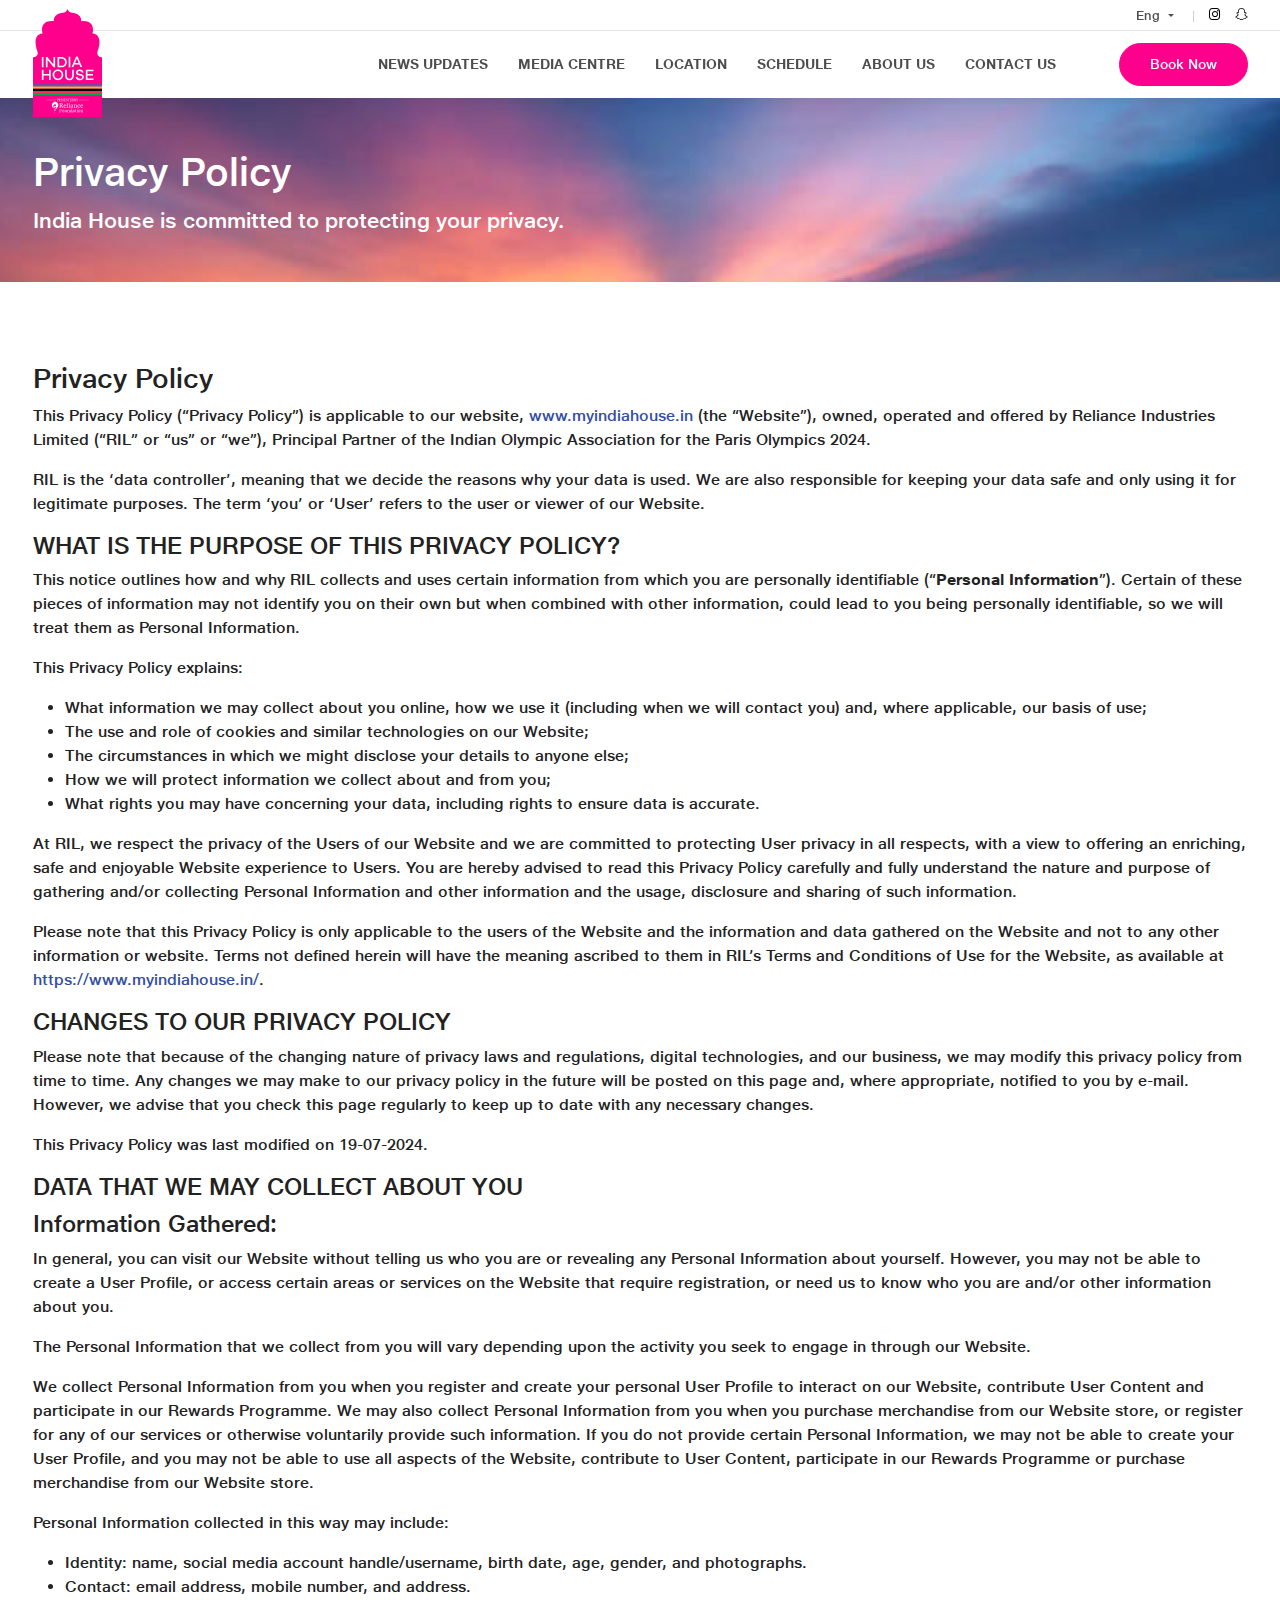
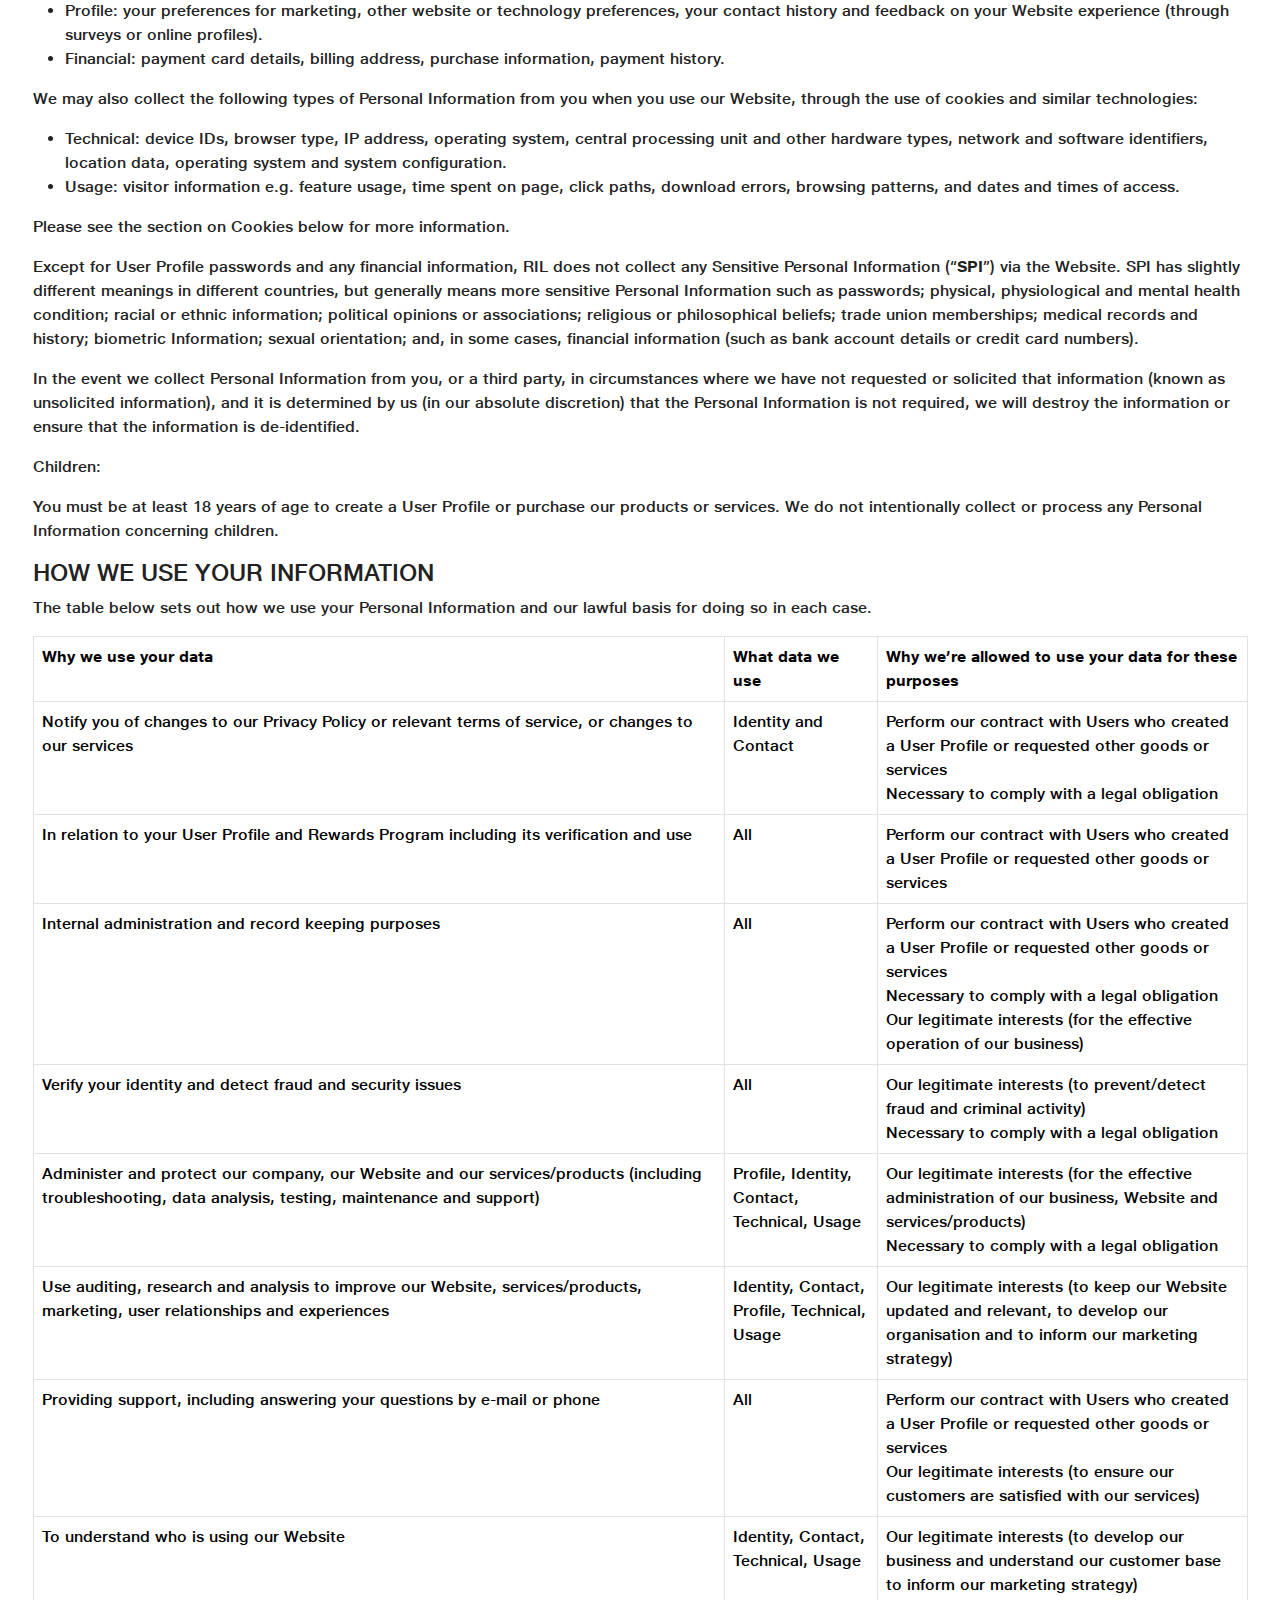
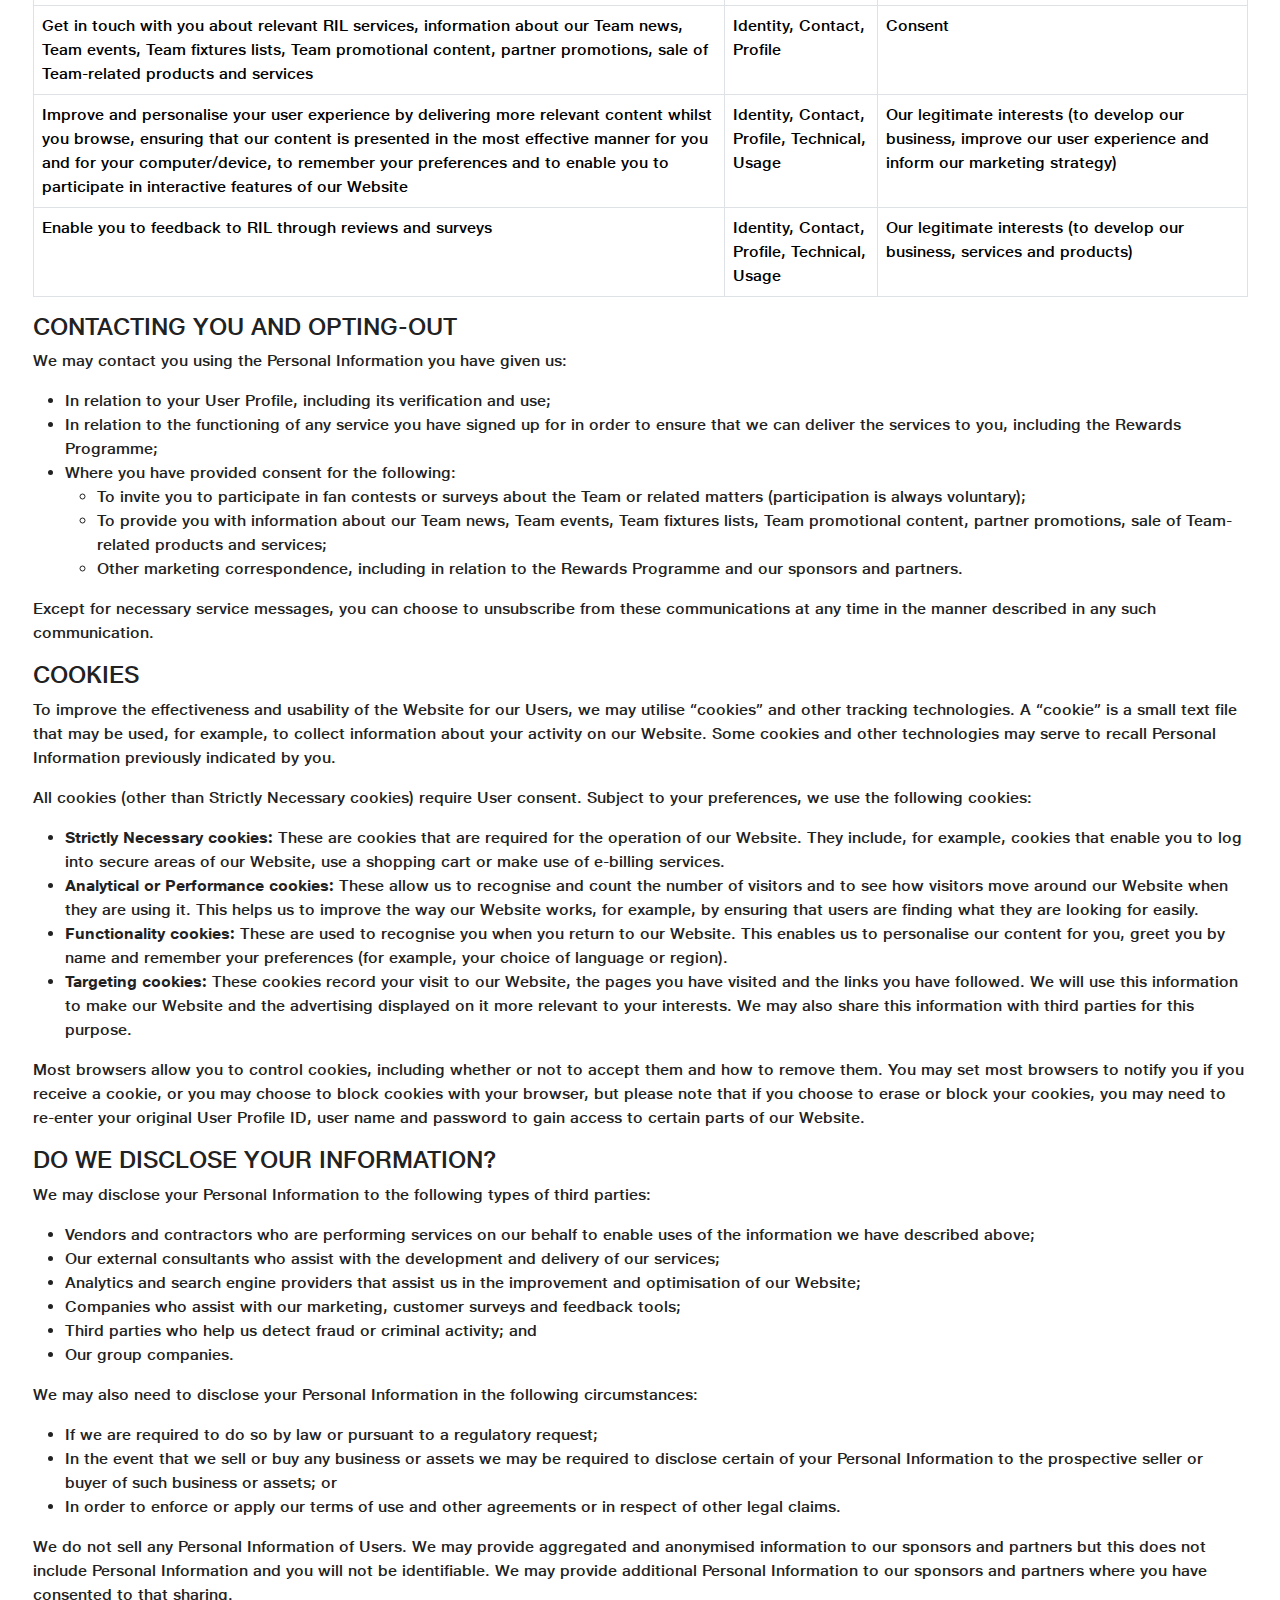
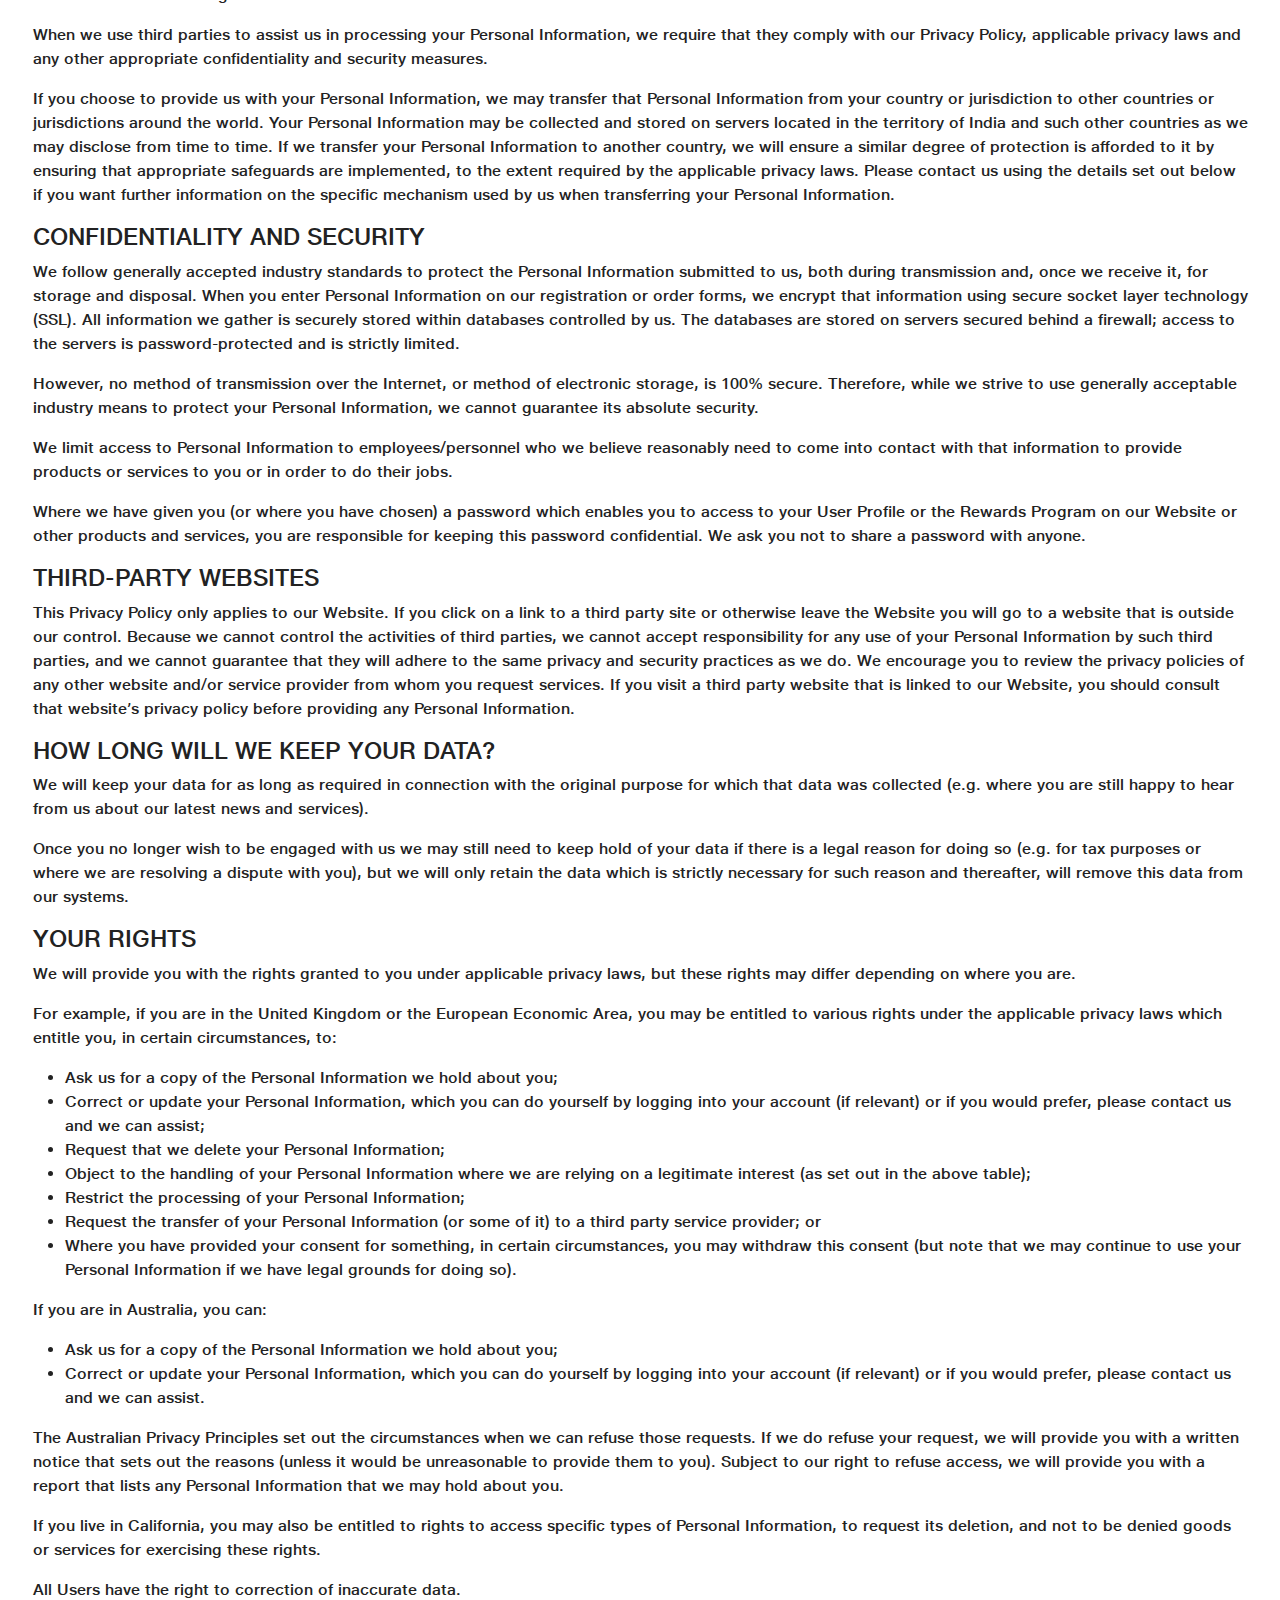
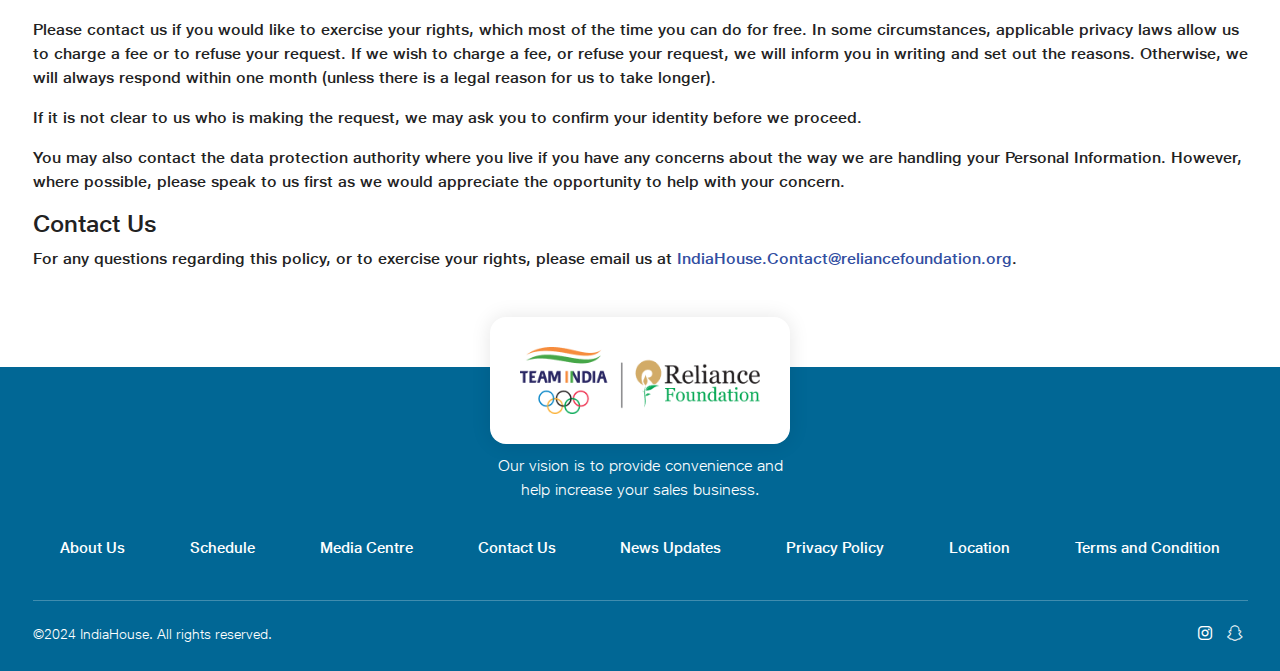
<file: privacy.html>
<!DOCTYPE html>
<html lang="en">

<head>
    <meta charset="UTF-8">
    <meta name="viewport" content="width=device-width, initial-scale=1.0">

    <!-- Favicon -->
    <link rel="icon" href="favicon.ico" type="image/x-icon">

    <!-- CSS -->
    <link rel="stylesheet" href="https://cdn.jsdelivr.net/npm/@fancyapps/ui@5.0/dist/fancybox/fancybox.css" />
    <link rel="stylesheet" href="css/main.css">

    <title>Privacy Policy - Paris Olympics</title>
</head>

<body>

    <!--  -->
    <header id="header"></header>

    <main>

        <!-- Cover -->
        <section class="cover block">
            <div class="container">
                <div class="coverText">
                    <h1>Privacy Policy</h1>
                    <p>India House is committed to protecting your privacy.</p>
                </div>
            </div>
        </section>

        <!-- Privacy Policy -->
        <section class="privacyPolicy block">
            <div class="container">
                <h3>Privacy Policy</h3>
                <p>This Privacy Policy (“Privacy Policy”) is applicable to our website, <a href="https://www.myindiahouse.in" target="_blank">www.myindiahouse.in</a> (the “Website”), owned, operated and offered by Reliance
                    Industries
                    Limited (“RIL” or “us” or “we”), Principal Partner of the Indian Olympic Association for the Paris
                    Olympics
                    2024.</p>
                <p>RIL is the ‘data controller’, meaning that we decide the reasons why your data is used. We are also
                    responsible
                    for keeping your data safe and only using it for legitimate purposes. The term ‘you’ or ‘User’
                    refers to the
                    user or viewer of our Website. </p>
                <h4>WHAT IS THE PURPOSE OF THIS PRIVACY POLICY?</h4>
                <p>This notice outlines how and why RIL collects and uses certain information from which you are
                    personally
                    identifiable (“<strong>Personal Information</strong>”). Certain of these pieces of information may
                    not identify
                    you on their own but when combined with other information, could lead to you being personally
                    identifiable, so
                    we will treat them as Personal Information.</p>
                <p>This Privacy Policy explains:</p>
                <ul>
                    <li>What information we may collect about you online, how we use it (including when we will contact
                        you) and,
                        where applicable, our basis of use;</li>
                    <li>The use and role of cookies and similar technologies on our Website;</li>
                    <li>The circumstances in which we might disclose your details to anyone else;</li>
                    <li>How we will protect information we collect about and from you;</li>
                    <li>What rights you may have concerning your data, including rights to ensure data is accurate.</li>
                </ul>
                <p>At RIL, we respect the privacy of the Users of our Website and we are committed to protecting User
                    privacy in all
                    respects, with a view to offering an enriching, safe and enjoyable Website experience to Users. You
                    are hereby
                    advised to read this Privacy Policy carefully and fully understand the nature and purpose of
                    gathering and/or
                    collecting Personal Information and other information and the usage, disclosure and sharing of such
                    information.
                </p>
                <p>Please note that this Privacy Policy is only applicable to the users of the Website and the
                    information and data
                    gathered on the Website and not to any other information or website. Terms not defined herein will
                    have the
                    meaning ascribed to them in RIL’s Terms and Conditions of Use for the Website, as available at <a href="https://www.myindiahouse.in/" target="_blank">https://www.myindiahouse.in/</a>.</p>
                <h4>CHANGES TO OUR PRIVACY POLICY</h4>
                <p>Please note that because of the changing nature of privacy laws and regulations, digital
                    technologies, and our
                    business, we may modify this privacy policy from time to time. Any changes we may make to our
                    privacy policy in
                    the future will be posted on this page and, where appropriate, notified to you by e-mail. However,
                    we advise
                    that you check this page regularly to keep up to date with any necessary changes.</p>
                <p>This Privacy Policy was last modified on 19-07-2024.</p>
                <h4>DATA THAT WE MAY COLLECT ABOUT YOU</h4>
                <h4>Information Gathered:</h4>
                <p>In general, you can visit our Website without telling us who you are or revealing any Personal
                    Information about
                    yourself. However, you may not be able to create a User Profile, or access certain areas or services
                    on the
                    Website that require registration, or need us to know who you are and/or other information about
                    you.</p>
                <p>The Personal Information that we collect from you will vary depending upon the activity you seek to
                    engage in
                    through our Website.</p>
                <p>We collect Personal Information from you when you register and create your personal User Profile to
                    interact on
                    our Website, contribute User Content and participate in our Rewards Programme. We may also collect
                    Personal
                    Information from you when you purchase merchandise from our Website store, or register for any of
                    our services
                    or otherwise voluntarily provide such information. If you do not provide certain Personal
                    Information, we may
                    not be able to create your User Profile, and you may not be able to use all aspects of the Website,
                    contribute
                    to User Content, participate in our Rewards Programme or purchase merchandise from our Website
                    store.</p>
                <p>Personal Information collected in this way may include:</p>
                <ul>
                    <li>Identity: name, social media account handle/username, birth date, age, gender, and photographs.
                    </li>
                    <li>Contact: email address, mobile number, and address.</li>
                    <li>Profile: your preferences for marketing, other website or technology preferences, your contact
                        history and
                        feedback on your Website experience (through surveys or online profiles).</li>
                    <li>Financial: payment card details, billing address, purchase information, payment history.</li>
                </ul>
                <p>We may also collect the following types of Personal Information from you when you use our Website,
                    through the
                    use of cookies and similar technologies: </p>
                <ul>
                    <li>Technical: device IDs, browser type, IP address, operating system, central processing unit and
                        other
                        hardware types, network and software identifiers, location data, operating system and system
                        configuration.
                    </li>
                    <li>Usage: visitor information e.g. feature usage, time spent on page, click paths, download errors,
                        browsing
                        patterns, and dates and times of access.</li>
                </ul>
                <p>Please see the section on Cookies below for more information.</p>
                <p>Except for User Profile passwords and any financial information, RIL does not collect any Sensitive
                    Personal
                    Information (“<strong>SPI</strong>”) via the Website. SPI has slightly different meanings in
                    different
                    countries, but generally means more sensitive Personal Information such as passwords; physical,
                    physiological
                    and mental health condition; racial or ethnic information; political opinions or associations;
                    religious or
                    philosophical beliefs; trade union memberships; medical records and history; biometric Information;
                    sexual
                    orientation; and, in some cases, financial information (such as bank account details or credit card
                    numbers).
                </p>
                <p>In the event we collect Personal Information from you, or a third party, in circumstances where we
                    have not
                    requested or solicited that information (known as unsolicited information), and it is determined by
                    us (in our
                    absolute discretion) that the Personal Information is not required, we will destroy the information
                    or ensure
                    that the information is de-identified.</p>
                <p>Children:</p>
                <p>You must be at least 18 years of age to create a User Profile or purchase our products or services.
                    We do not
                    intentionally collect or process any Personal Information concerning children.</p>

                <h4>HOW WE USE YOUR INFORMATION</h4>
                <p>The table below sets out how we use your Personal Information and our lawful basis for doing so in
                    each case.</p>
                <table class="table table-bordered">
                    <thead class="thead-dark">
                        <tr>
                            <th class="align-top">Why we use your data</th>
                            <th>What data we use</th>
                            <th>Why we’re allowed to use your data for these purposes</th>
                        </tr>
                    </thead>
                    <tbody>
                        <tr>
                            <td>Notify you of changes to our Privacy Policy or relevant terms of service, or changes to
                                our services</td>
                            <td>Identity and Contact</td>
                            <td>Perform our contract with Users who created a User Profile or requested other goods or
                                services<br>Necessary to comply with a legal obligation</td>
                        </tr>
                        <tr>
                            <td>In relation to your User Profile and Rewards Program including its verification and use
                            </td>
                            <td>All</td>
                            <td>Perform our contract with Users who created a User Profile or requested other goods or
                                services</td>
                        </tr>
                        <tr>
                            <td>Internal administration and record keeping purposes</td>
                            <td>All</td>
                            <td>Perform our contract with Users who created a User Profile or requested other goods or
                                services<br>Necessary to comply with a legal obligation<br>Our legitimate interests (for
                                the effective operation of our business)</td>
                        </tr>
                        <tr>
                            <td>Verify your identity and detect fraud and security issues</td>
                            <td>All</td>
                            <td>Our legitimate interests (to prevent/detect fraud and criminal activity)<br>Necessary to
                                comply with a legal obligation</td>
                        </tr>
                        <tr>
                            <td>Administer and protect our company, our Website and our services/products (including
                                troubleshooting, data analysis, testing, maintenance and support)</td>
                            <td>Profile, Identity, Contact, Technical, Usage</td>
                            <td>Our legitimate interests (for the effective administration of our business, Website and
                                services/products)<br>Necessary to comply with a legal obligation</td>
                        </tr>
                        <tr>
                            <td>Use auditing, research and analysis to improve our Website, services/products,
                                marketing, user relationships and experiences</td>
                            <td>Identity, Contact, Profile, Technical, Usage</td>
                            <td>Our legitimate interests (to keep our Website updated and relevant, to develop our
                                organisation and to inform our marketing strategy)</td>
                        </tr>
                        <tr>
                            <td>Providing support, including answering your questions by e-mail or phone</td>
                            <td>All</td>
                            <td>Perform our contract with Users who created a User Profile or requested other goods or
                                services<br>Our legitimate interests (to ensure our customers are satisfied with our
                                services)</td>
                        </tr>
                        <tr>
                            <td>To understand who is using our Website</td>
                            <td>Identity, Contact, Technical, Usage</td>
                            <td>Our legitimate interests (to develop our business and understand our customer base to
                                inform our marketing strategy)</td>
                        </tr>
                        <tr>
                            <td>Get in touch with you about relevant RIL services, information about our Team news, Team
                                events, Team fixtures lists, Team promotional content, partner promotions, sale of
                                Team-related products and services</td>
                            <td>Identity, Contact, Profile</td>
                            <td>Consent</td>
                        </tr>
                        <tr>
                            <td>Improve and personalise your user experience by delivering more relevant content whilst
                                you browse, ensuring that our content is presented in the most effective manner for you
                                and for your computer/device, to remember your preferences and to enable you to
                                participate in interactive features of our Website</td>
                            <td>Identity, Contact, Profile, Technical, Usage</td>
                            <td>Our legitimate interests (to develop our business, improve our user experience and
                                inform our marketing strategy)</td>
                        </tr>
                        <tr>
                            <td>Enable you to feedback to RIL through reviews and surveys</td>
                            <td>Identity, Contact, Profile, Technical, Usage</td>
                            <td>Our legitimate interests (to develop our business, services and products)</td>
                        </tr>
                    </tbody>
                </table>
                <h4>CONTACTING YOU AND OPTING-OUT</h4>
                <p>We may contact you using the Personal Information you have given us:</p>
                <ul>
                    <li>In relation to your User Profile, including its verification and use;</li>
                    <li>In relation to the functioning of any service you have signed up for in order to ensure that we
                        can deliver
                        the services to you, including the Rewards Programme;</li>
                    <li>Where you have provided consent for the following:</li>
                    <ul>
                        <li>To invite you to participate in fan contests or surveys about the Team or related matters
                            (participation
                            is always voluntary);</li>
                        <li>To provide you with information about our Team news, Team events, Team fixtures lists, Team
                            promotional
                            content, partner promotions, sale of Team-related products and services;</li>
                        <li>Other marketing correspondence, including in relation to the Rewards Programme and our
                            sponsors and
                            partners.</li>
                    </ul>
                </ul>
                <p>Except for necessary service messages, you can choose to unsubscribe from these communications at any
                    time in the
                    manner described in any such communication.</p>

                <h4>COOKIES</h4>
                <p>To improve the effectiveness and usability of the Website for our Users, we may utilise “cookies” and
                    other
                    tracking technologies. A “cookie” is a small text file that may be used, for example, to collect
                    information
                    about your activity on our Website. Some cookies and other technologies may serve to recall Personal
                    Information
                    previously indicated by you.</p>
                <p>All cookies (other than Strictly Necessary cookies) require User consent. Subject to your
                    preferences, we use the
                    following cookies:</p>
                <ul>
                    <li><strong>Strictly Necessary cookies:</strong> These are cookies that are required for the
                        operation of our
                        Website. They include, for example, cookies that enable you to log into secure areas of our
                        Website, use a
                        shopping cart or make use of e-billing services.</li>
                    <li><strong>Analytical or Performance cookies:</strong> These allow us to recognise and count the
                        number of
                        visitors and to see how visitors move around our Website when they are using it. This helps us
                        to improve
                        the way our Website works, for example, by ensuring that users are finding what they are looking
                        for easily.
                    </li>
                    <li><strong>Functionality cookies:</strong> These are used to recognise you when you return to our
                        Website. This
                        enables us to personalise our content for you, greet you by name and remember your preferences
                        (for example,
                        your choice of language or region).</li>
                    <li><strong>Targeting cookies:</strong> These cookies record your visit to our Website, the pages
                        you have
                        visited and the links you have followed. We will use this information to make our Website and
                        the
                        advertising displayed on it more relevant to your interests. We may also share this information
                        with third
                        parties for this purpose.</li>
                </ul>
                <p>Most browsers allow you to control cookies, including whether or not to accept them and how to remove
                    them. You
                    may set most browsers to notify you if you receive a cookie, or you may choose to block cookies with
                    your
                    browser, but please note that if you choose to erase or block your cookies, you may need to re-enter
                    your
                    original User Profile ID, user name and password to gain access to certain parts of our Website.</p>
                <h4>DO WE DISCLOSE YOUR INFORMATION?</h4>
                <p>We may disclose your Personal Information to the following types of third parties:</p>
                <ul>
                    <li>Vendors and contractors who are performing services on our behalf to enable uses of the
                        information we have
                        described above;</li>
                    <li>Our external consultants who assist with the development and delivery of our services;</li>
                    <li>Analytics and search engine providers that assist us in the improvement and optimisation of our
                        Website;
                    </li>
                    <li>Companies who assist with our marketing, customer surveys and feedback tools;</li>
                    <li>Third parties who help us detect fraud or criminal activity; and</li>
                    <li>Our group companies.</li>
                </ul>
                <p>We may also need to disclose your Personal Information in the following circumstances:</p>
                <ul>
                    <li>If we are required to do so by law or pursuant to a regulatory request;</li>
                    <li>In the event that we sell or buy any business or assets we may be required to disclose certain
                        of your
                        Personal Information to the prospective seller or buyer of such business or assets; or</li>
                    <li>In order to enforce or apply our terms of use and other agreements or in respect of other legal
                        claims.</li>
                </ul>
                <p>We do not sell any Personal Information of Users. We may provide aggregated and anonymised
                    information to our
                    sponsors and partners but this does not include Personal Information and you will not be
                    identifiable. We may
                    provide additional Personal Information to our sponsors and partners where you have consented to
                    that sharing.
                </p>
                <p>When we use third parties to assist us in processing your Personal Information, we require that they
                    comply with
                    our Privacy Policy, applicable privacy laws and any other appropriate confidentiality and security
                    measures.</p>
                <p>If you choose to provide us with your Personal Information, we may transfer that Personal Information
                    from your
                    country or jurisdiction to other countries or jurisdictions around the world. Your Personal
                    Information may be
                    collected and stored on servers located in the territory of India and such other countries as we may
                    disclose
                    from time to time. If we transfer your Personal Information to another country, we will ensure a
                    similar degree
                    of protection is afforded to it by ensuring that appropriate safeguards are implemented, to the
                    extent required
                    by the applicable privacy laws. Please contact us using the details set out below if you want
                    further
                    information on the specific mechanism used by us when transferring your Personal Information.</p>

                <h4>CONFIDENTIALITY AND SECURITY</h4>
                <p>We follow generally accepted industry standards to protect the Personal Information submitted to us,
                    both during
                    transmission and, once we receive it, for storage and disposal. When you enter Personal Information
                    on our
                    registration or order forms, we encrypt that information using secure socket layer technology (SSL).
                    All
                    information we gather is securely stored within databases controlled by us. The databases are stored
                    on servers
                    secured behind a firewall; access to the servers is password-protected and is strictly limited.</p>
                <p>However, no method of transmission over the Internet, or method of electronic storage, is 100%
                    secure. Therefore,
                    while we strive to use generally acceptable industry means to protect your Personal Information, we
                    cannot
                    guarantee its absolute security.</p>
                <p>We limit access to Personal Information to employees/personnel who we believe reasonably need to come
                    into
                    contact with that information to provide products or services to you or in order to do their jobs.
                </p>
                <p>Where we have given you (or where you have chosen) a password which enables you to access to your
                    User Profile or
                    the Rewards Program on our Website or other products and services, you are responsible for keeping
                    this password
                    confidential. We ask you not to share a password with anyone.</p>

                <h4>THIRD-PARTY WEBSITES</h4>
                <p>This Privacy Policy only applies to our Website. If you click on a link to a third party site or
                    otherwise leave
                    the Website you will go to a website that is outside our control. Because we cannot control the
                    activities of
                    third parties, we cannot accept responsibility for any use of your Personal Information by such
                    third parties,
                    and we cannot guarantee that they will adhere to the same privacy and security practices as we do.
                    We encourage
                    you to review the privacy policies of any other website and/or service provider from whom you
                    request services.
                    If you visit a third party website that is linked to our Website, you should consult that website’s
                    privacy
                    policy before providing any Personal Information.</p>

                <h4>HOW LONG WILL WE KEEP YOUR DATA?</h4>
                <p>We will keep your data for as long as required in connection with the original purpose for which that
                    data was
                    collected (e.g. where you are still happy to hear from us about our latest news and services).</p>
                <p>Once you no longer wish to be engaged with us we may still need to keep hold of your data if there is
                    a legal
                    reason for doing so (e.g. for tax purposes or where we are resolving a dispute with you), but we
                    will only
                    retain the data which is strictly necessary for such reason and thereafter, will remove this data
                    from our
                    systems.</p>

                <h4>YOUR RIGHTS</h4>
                <p>We will provide you with the rights granted to you under applicable privacy laws, but these rights
                    may differ
                    depending on where you are.</p>
                <p>For example, if you are in the United Kingdom or the European Economic Area, you may be entitled to
                    various
                    rights under the applicable privacy laws which entitle you, in certain circumstances, to:</p>
                <ul>
                    <li>Ask us for a copy of the Personal Information we hold about you;</li>
                    <li>Correct or update your Personal Information, which you can do yourself by logging into your
                        account (if
                        relevant) or if you would prefer, please contact us and we can assist;</li>
                    <li>Request that we delete your Personal Information;</li>
                    <li>Object to the handling of your Personal Information where we are relying on a legitimate
                        interest (as set
                        out in the above table);</li>
                    <li>Restrict the processing of your Personal Information;</li>
                    <li>Request the transfer of your Personal Information (or some of it) to a third party service
                        provider; or</li>
                    <li>Where you have provided your consent for something, in certain circumstances, you may withdraw
                        this consent
                        (but note that we may continue to use your Personal Information if we have legal grounds for
                        doing so).</li>
                </ul>
                <p>If you are in Australia, you can:</p>
                <ul>
                    <li>Ask us for a copy of the Personal Information we hold about you;</li>
                    <li>Correct or update your Personal Information, which you can do yourself by logging into your
                        account (if
                        relevant) or if you would prefer, please contact us and we can assist.</li>
                </ul>
                <p>The Australian Privacy Principles set out the circumstances when we can refuse those requests. If we
                    do refuse
                    your request, we will provide you with a written notice that sets out the reasons (unless it would
                    be
                    unreasonable to provide them to you). Subject to our right to refuse access, we will provide you
                    with a report
                    that lists any Personal Information that we may hold about you.</p>
                <p>If you live in California, you may also be entitled to rights to access specific types of Personal
                    Information,
                    to request its deletion, and not to be denied goods or services for exercising these rights.</p>
                <p>All Users have the right to correction of inaccurate data.</p>
                <p>Please contact us if you would like to exercise your rights, which most of the time you can do for
                    free. In some
                    circumstances, applicable privacy laws allow us to charge a fee or to refuse your request. If we
                    wish to charge
                    a fee, or refuse your request, we will inform you in writing and set out the reasons. Otherwise, we
                    will always
                    respond within one month (unless there is a legal reason for us to take longer).</p>
                <p>If it is not clear to us who is making the request, we may ask you to confirm your identity before we
                    proceed.
                </p>
                <p>You may also contact the data protection authority where you live if you have any concerns about the
                    way we are
                    handling your Personal Information. However, where possible, please speak to us first as we would
                    appreciate the
                    opportunity to help with your concern.</p>

                <h4>Contact Us</h4>
                <p>For any questions regarding this policy, or to exercise your rights, please email us at <a href="mailto:IndiaHouse.Contact@reliancefoundation.org">IndiaHouse.Contact@reliancefoundation.org</a>.
                </p>
            </div>
        </section>

    </main>

    <!-- Footer -->
    <footer id="footer" class="mainFooter"></footer>

</body>

<!-- JS -->
<script src="js/vendor/jquery-3.4.1.min.js"></script>
<script src="js/vendor/simplyCountdown.min.js"></script>
<script src="https://cdn.jsdelivr.net/npm/@fancyapps/ui@5.0/dist/fancybox/fancybox.umd.js"></script>
<script src="js/plugins.js"></script>
<script src="js/main.js"></script>

</html>
</file>
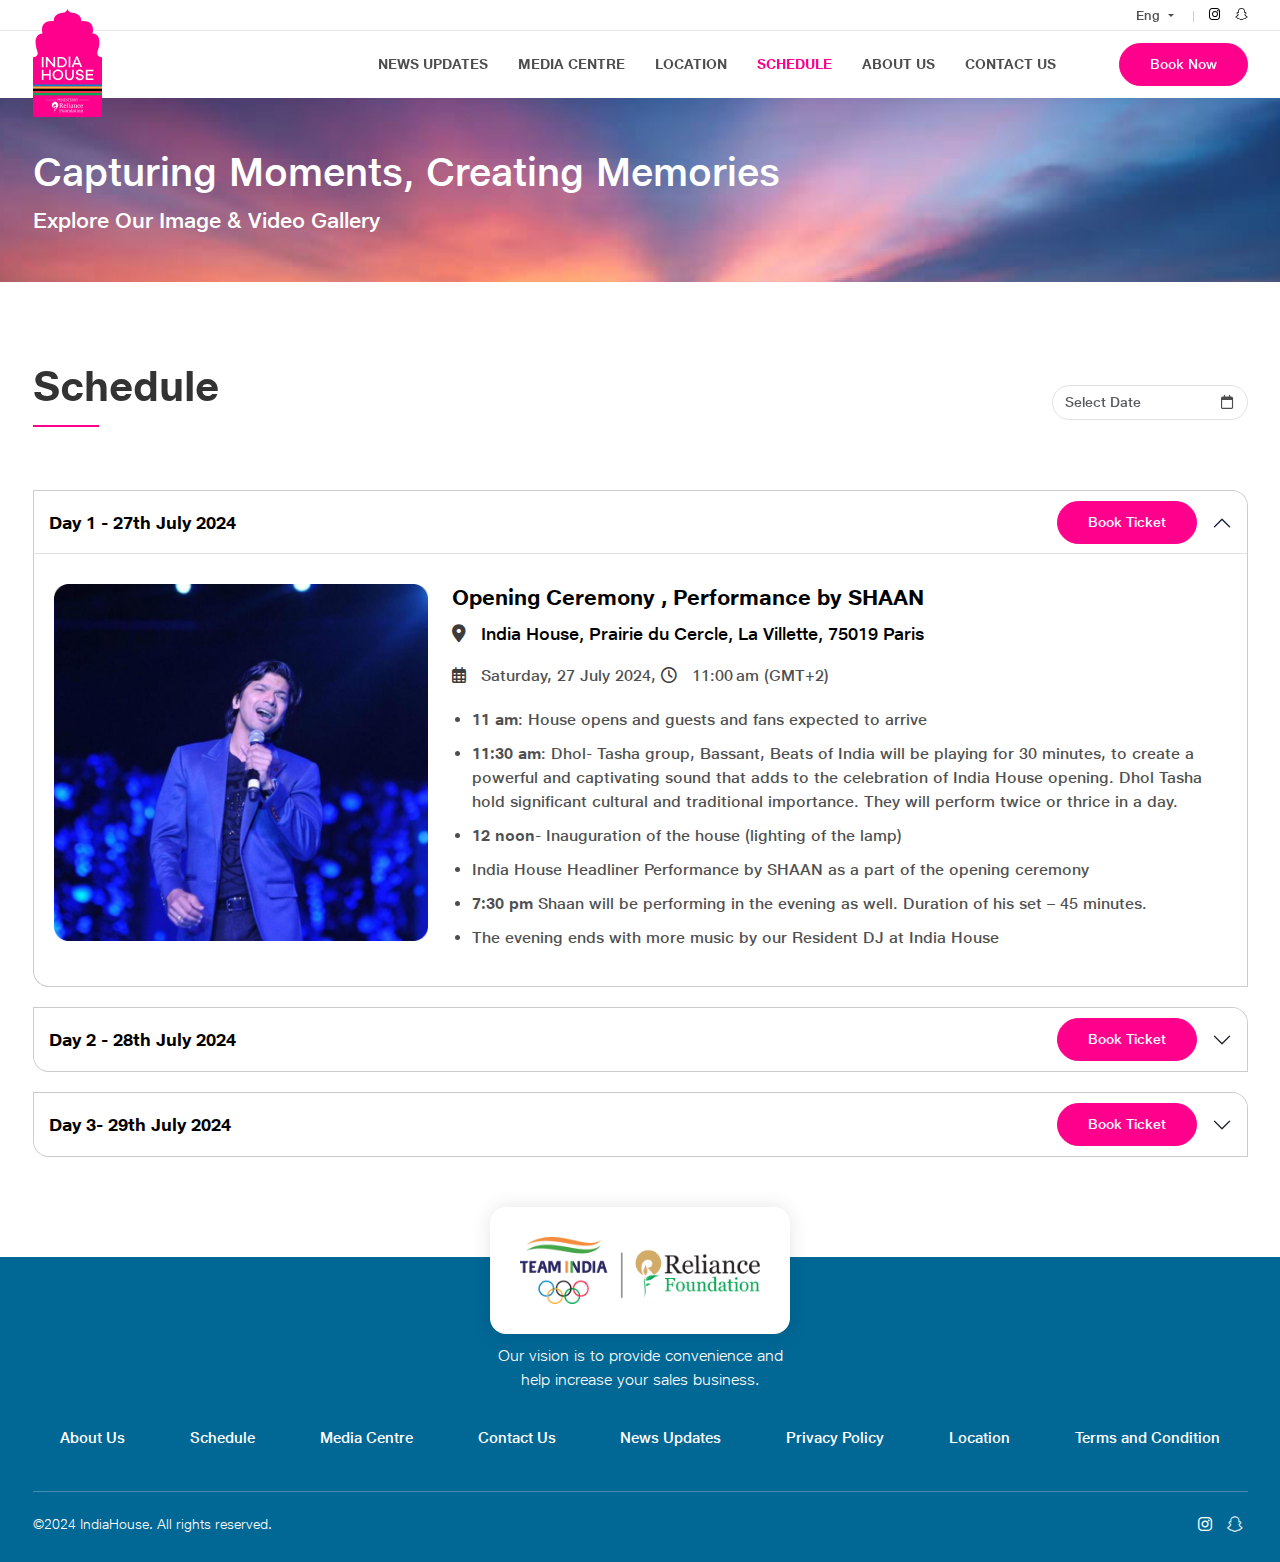
<file: schedule.html>
<!DOCTYPE html>
<html lang="en">

<head>
    <meta charset="UTF-8">
    <meta name="viewport" content="width=device-width, initial-scale=1.0">

    <!-- Favicon -->
    <link rel="icon" href="favicon.ico" type="image/x-icon">

    <!-- CSS -->
    <link rel="stylesheet" href="https://cdn.jsdelivr.net/npm/@fancyapps/ui@5.0/dist/fancybox/fancybox.css" />
    <link rel="stylesheet" href="css/main.css">

    <title>Schedule - Paris Olympics</title>
</head>

<body>

    <!--  -->
    <header id="header"></header>

    <main>

        <!-- Cover -->
        <section class="cover block">
            <div class="container">
                <div class="coverText">
                    <h1>Capturing Moments, Creating Memories</h1>
                    <p>Explore Our Image & Video Gallery</p>
                </div>
            </div>
        </section>

        <!-- Schedule -->
        <section class="schedule block">
            <div class="container">

                <!-- Toolbar -->
                <div class="mcToolbar">
                    <div class="secTitle arrows" data-aos="fade-up">
                        <h2>Schedule</h2>
                    </div>

                    <!-- Filters -->
                    <div class="mcFilters" data-aos="fade-up">
                        <div class="form-group icon">
                            <input type="text" class="form-control datepicker" placeholder="Select Date">
                            <i class="far fa-calendar"></i>
                        </div>
                    </div>
                </div>

                <!-- Schedule Items -->
                <div class="accordion scheduleAccordion" id="scheduleAccordion">
                    <div class="accordion-item">
                        <h2 class="accordion-header accordion-button d-flex" data-bs-toggle="collapse" data-bs-target="#collapseOne" aria-expanded="true" aria-controls="collapseOne">
                            <span class="me-auto">Day 1 - 27th July 2024</span>

                            <a href="#!" class="btn btn-secondary ml-auto">Book Ticket</a>
                        </h2>
                        <div id="collapseOne" class="accordion-collapse collapse show" data-bs-parent="#scheduleAccordion">
                            <div class="accordion-body">
                                <div class="row">
                                    <div class="col-md-4">
                                        <div class="acImg">
                                            <img src="img/schedule/1.png" alt="Schedule Image" class="img-fluid">
                                        </div>
                                    </div>
                                    <div class="col-md-8">
                                        <h4>Opening Ceremony , Performance by SHAAN</h4>
                                        <h6 class=""><i class="fa fa-map-marker-alt"></i> India House, Prairie du Cercle, La Villette, 75019 Paris</h6>
                                        <p class="meta"><i class="far fa-calendar-alt"></i> Saturday, 27 July 2024, <i class="far fa-clock"></i> 11:00 am (GMT+2)</p>
                                        <ul class="">
                                            <li><b>11 am</b>: House opens and guests and fans expected to arrive</li>
                                            <li><b>11:30 am</b>: Dhol- Tasha group, Bassant, Beats of India will be playing for 30 minutes, to create a powerful and captivating sound that adds to the celebration of India House opening. Dhol Tasha hold significant cultural and traditional importance. They will perform twice or thrice in a day.</li>
                                            <li><b>12 noon</b>- Inauguration of the house (lighting of the lamp)</li>
                                            <li>India House Headliner Performance by SHAAN as a part of the opening ceremony</li>
                                            <li><b>7:30 pm</b> Shaan will be performing in the evening as well. Duration of his set – 45 minutes.</li>
                                            <li>The evening ends with more music by our Resident DJ at India House</li>
                                        </ul>
                                    </div>
                                </div>


                            </div>
                        </div>
                    </div>

                    <div class="accordion-item">
                        <h2 class="accordion-header accordion-button collapsed" type="button" data-bs-toggle="collapse" data-bs-target="#collapseTwo" aria-expanded="false" aria-controls="collapseTwo">
                            <span class="me-auto">Day 2 - 28th July 2024</span>
                            <a href="#!" class="btn btn-secondary ml-auto">Book Ticket</a>
                        </h2>
                        <div id="collapseTwo" class="accordion-collapse collapse" data-bs-parent="#scheduleAccordion">
                            <div class="accordion-body">
                                <div class="row">
                                    <div class="col-md-4">
                                        <div class="acImg">
                                            <img src="img/schedule/1.png" alt="Schedule Image" class="img-fluid">
                                        </div>
                                    </div>
                                    <div class="col-md-8">
                                        <h4>Day 2 - 28th July 2024</h4>
                                        <h6 class=""><i class="fa fa-map-marker-alt"></i> India House, Prairie du Cercle, La Villette, 75019 Paris</h6>
                                        <p class="meta"><i class="far fa-calendar-alt"></i> Saturday, 27 July 2024, <i class="far fa-clock"></i> 11:00 am (GMT+2)</p>
                                        <ul class="">
                                            <li><b>11 am</b>: House opens and guests and fans expected to arrive</li>
                                            <li><b>11:30 am</b>: Dhol- Tasha group, Bassant, Beats of India will be playing for 30 minutes, to create a powerful and captivating sound that adds to the celebration of India House opening. Dhol Tasha hold significant cultural and traditional importance. They will perform twice or thrice in a day.</li>
                                            <li><b>12 noon</b>- Inauguration of the house (lighting of the lamp)</li>
                                            <li>India House Headliner Performance by SHAAN as a part of the opening ceremony</li>
                                            <li><b>7:30 pm</b> Shaan will be performing in the evening as well. Duration of his set – 45 minutes.</li>
                                            <li>The evening ends with more music by our Resident DJ at India House</li>
                                        </ul>
                                    </div>
                                </div>
                            </div>
                        </div>
                    </div>

                    <div class="accordion-item">
                        <h2 class="accordion-header accordion-button collapsed" type="button" data-bs-toggle="collapse" data-bs-target="#collapseThree" aria-expanded="false" aria-controls="collapseThree">
                            <span class="me-auto">Day 3- 29th July 2024</span>
                            <a href="#!" class="btn btn-secondary ml-auto">Book Ticket</a>
                        </h2>
                        <div id="collapseThree" class="accordion-collapse collapse" data-bs-parent="#scheduleAccordion">
                            <div class="accordion-body">
                                <div class="row">
                                    <div class="col-md-4">
                                        <div class="acImg">
                                            <img src="img/schedule/1.png" alt="Schedule Image" class="img-fluid">
                                        </div>
                                    </div>
                                    <div class="col-md-8">
                                        <h4>Day 3 - 29th July 2024</h4>
                                        <h6 class=""><i class="fa fa-map-marker-alt"></i> India House, Prairie du Cercle, La Villette, 75019 Paris</h6>
                                        <p class="meta"><i class="far fa-calendar-alt"></i> Saturday, 27 July 2024, <i class="far fa-clock"></i> 11:00 am (GMT+2)</p>
                                        <ul class="">
                                            <li><b>11 am</b>: House opens and guests and fans expected to arrive</li>
                                            <li><b>11:30 am</b>: Dhol- Tasha group, Bassant, Beats of India will be playing for 30 minutes, to create a powerful and captivating sound that adds to the celebration of India House opening. Dhol Tasha hold significant cultural and traditional importance. They will perform twice or thrice in a day.</li>
                                            <li><b>12 noon</b>- Inauguration of the house (lighting of the lamp)</li>
                                            <li>India House Headliner Performance by SHAAN as a part of the opening ceremony</li>
                                            <li><b>7:30 pm</b> Shaan will be performing in the evening as well. Duration of his set – 45 minutes.</li>
                                            <li>The evening ends with more music by our Resident DJ at India House</li>
                                        </ul>
                                    </div>
                                </div>
                            </div>
                        </div>
                    </div>

                </div>
            </div>
        </section>

    </main>

    <!-- Footer -->
    <footer id="footer" class="mainFooter"></footer>

</body>

<!-- JS -->
<script src="js/vendor/jquery-3.4.1.min.js"></script>
<script src="js/vendor/simplyCountdown.min.js"></script>
<script src="https://cdn.jsdelivr.net/npm/@fancyapps/ui@5.0/dist/fancybox/fancybox.umd.js"></script>
<script src="js/plugins.js"></script>
<script src="js/main.js"></script>

</html>
</file>
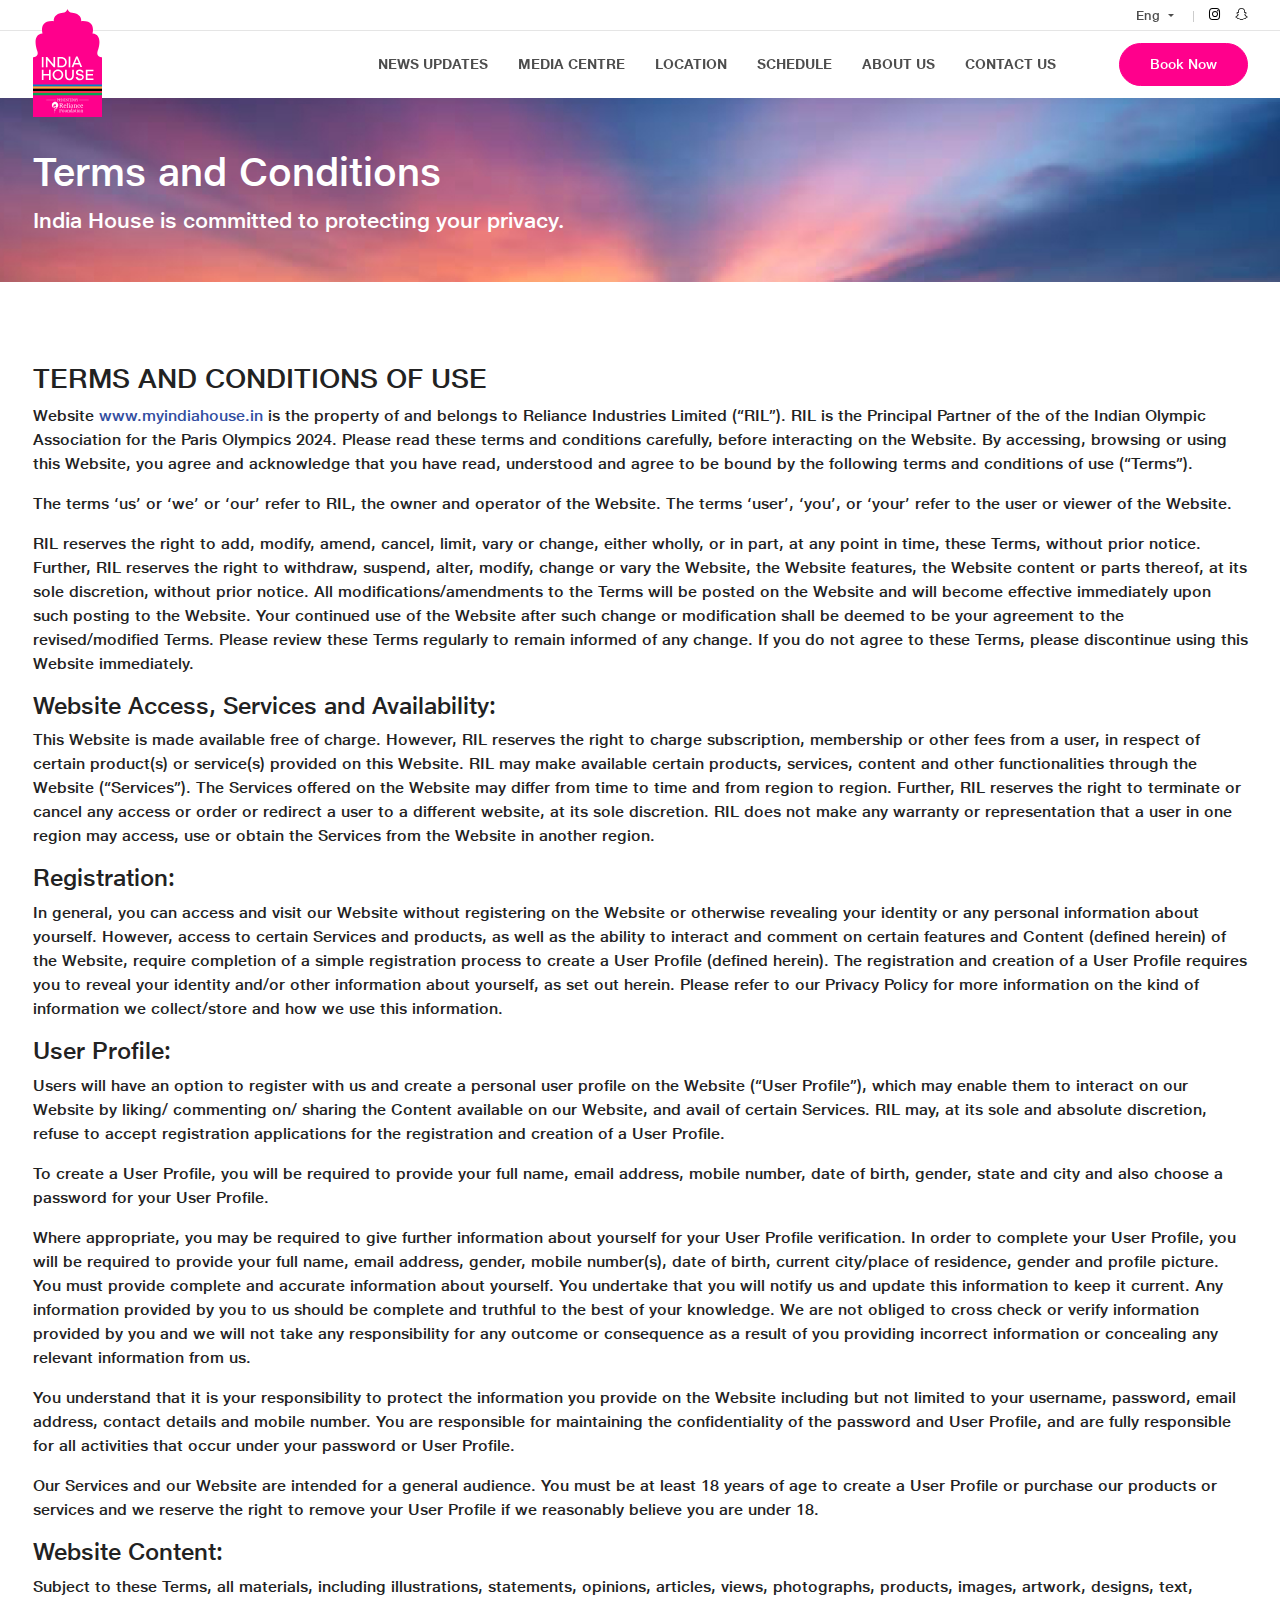
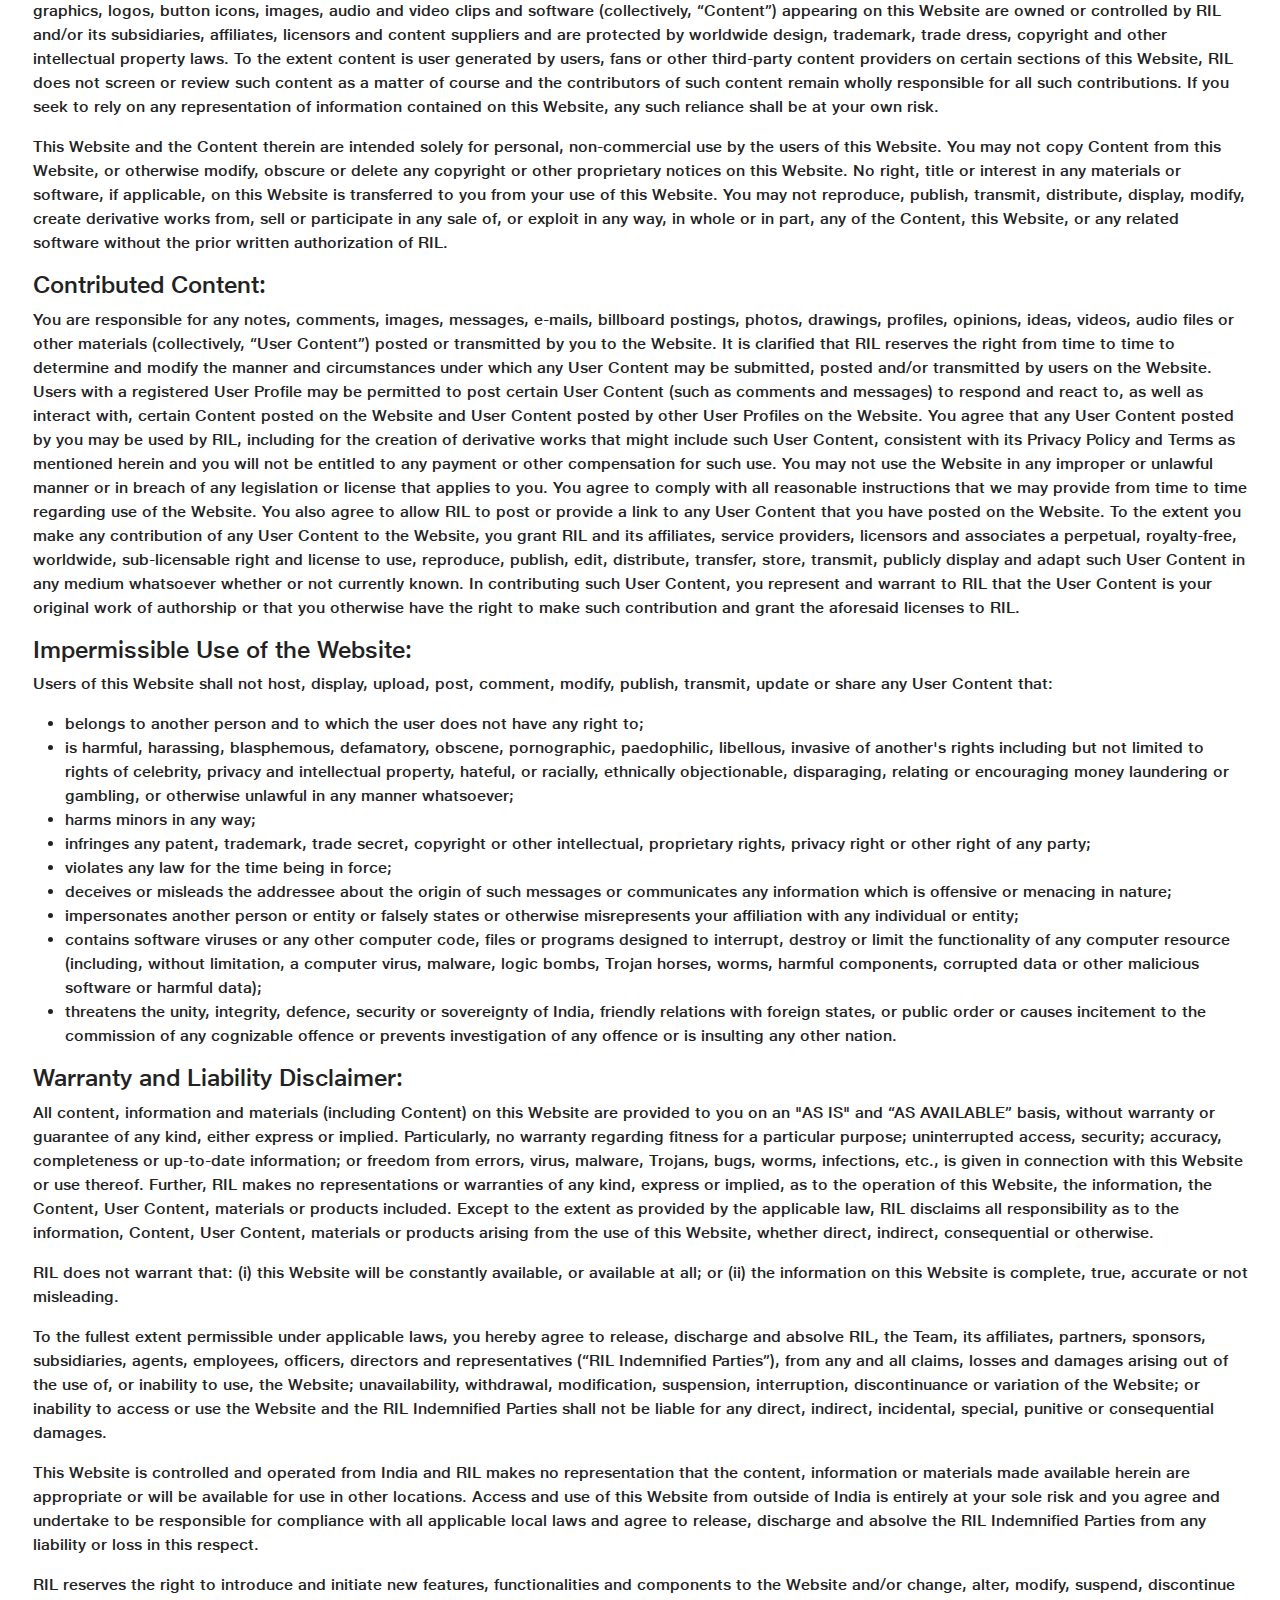
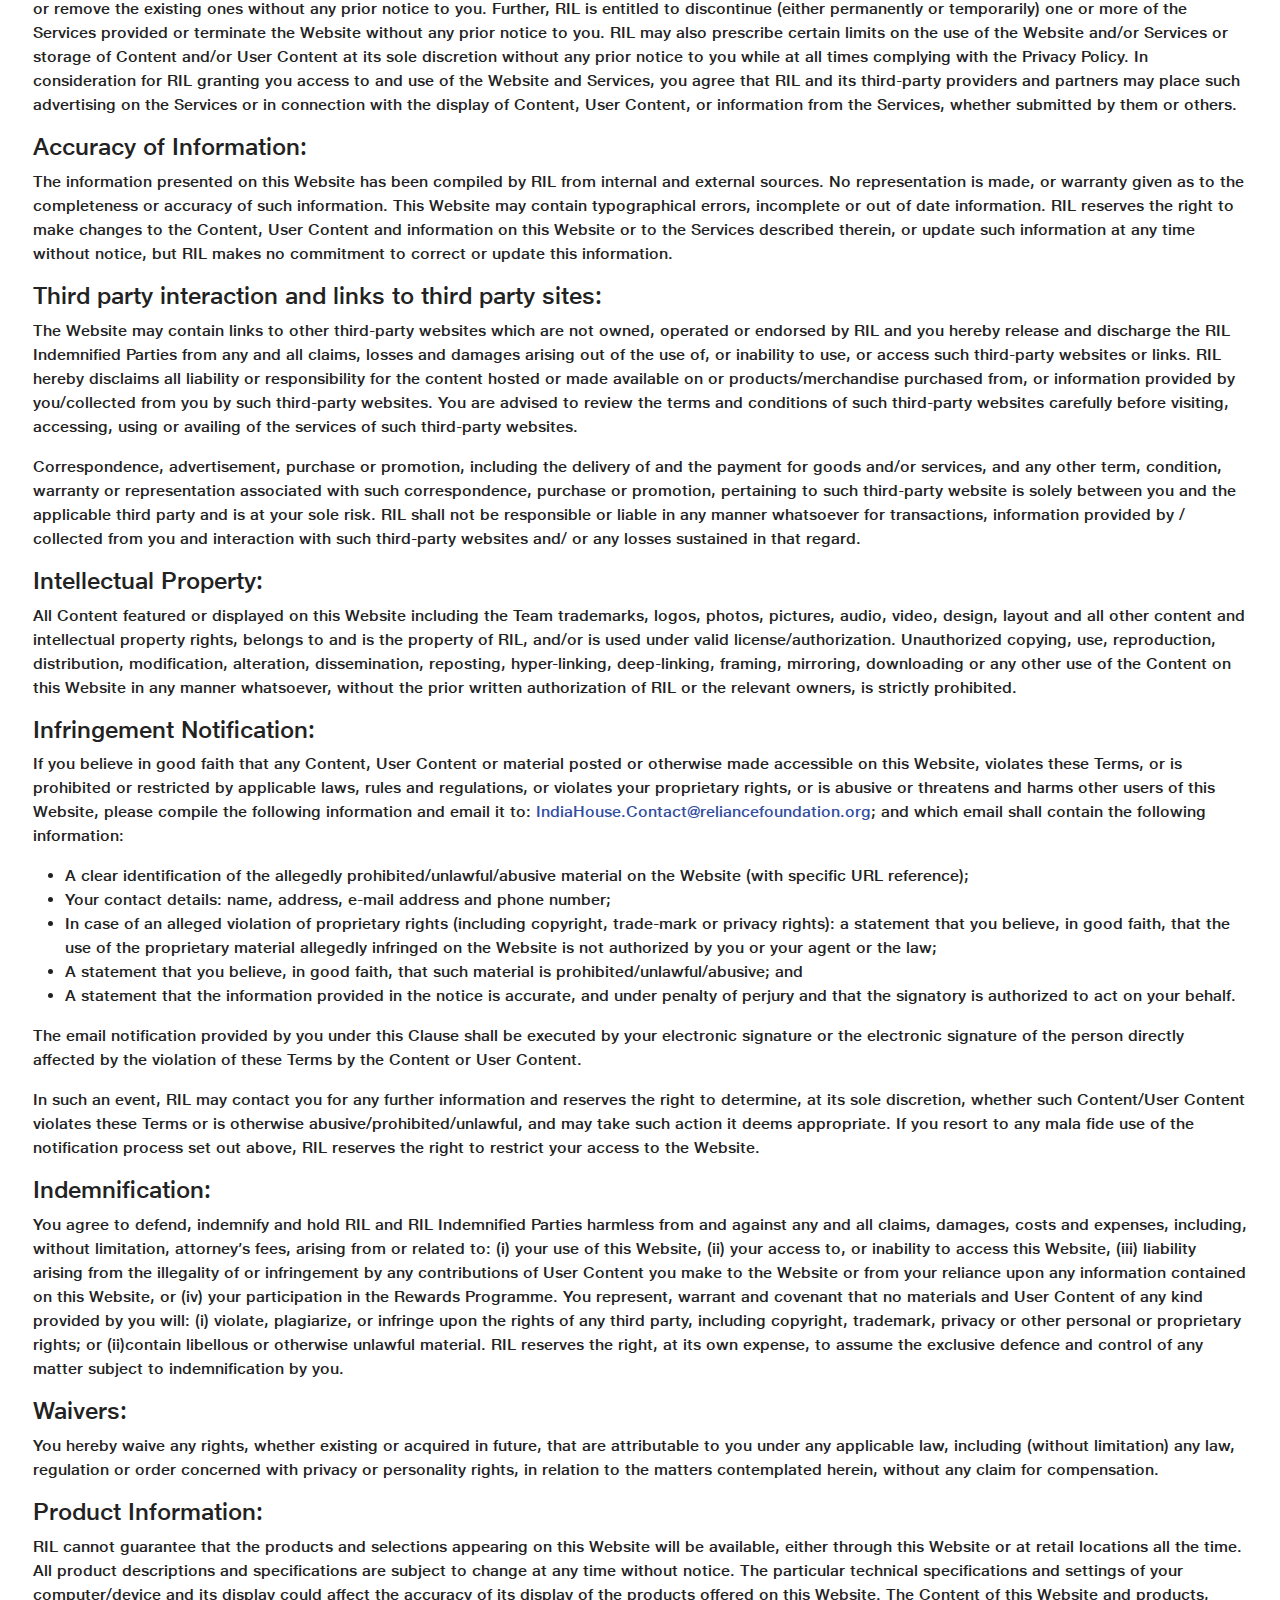
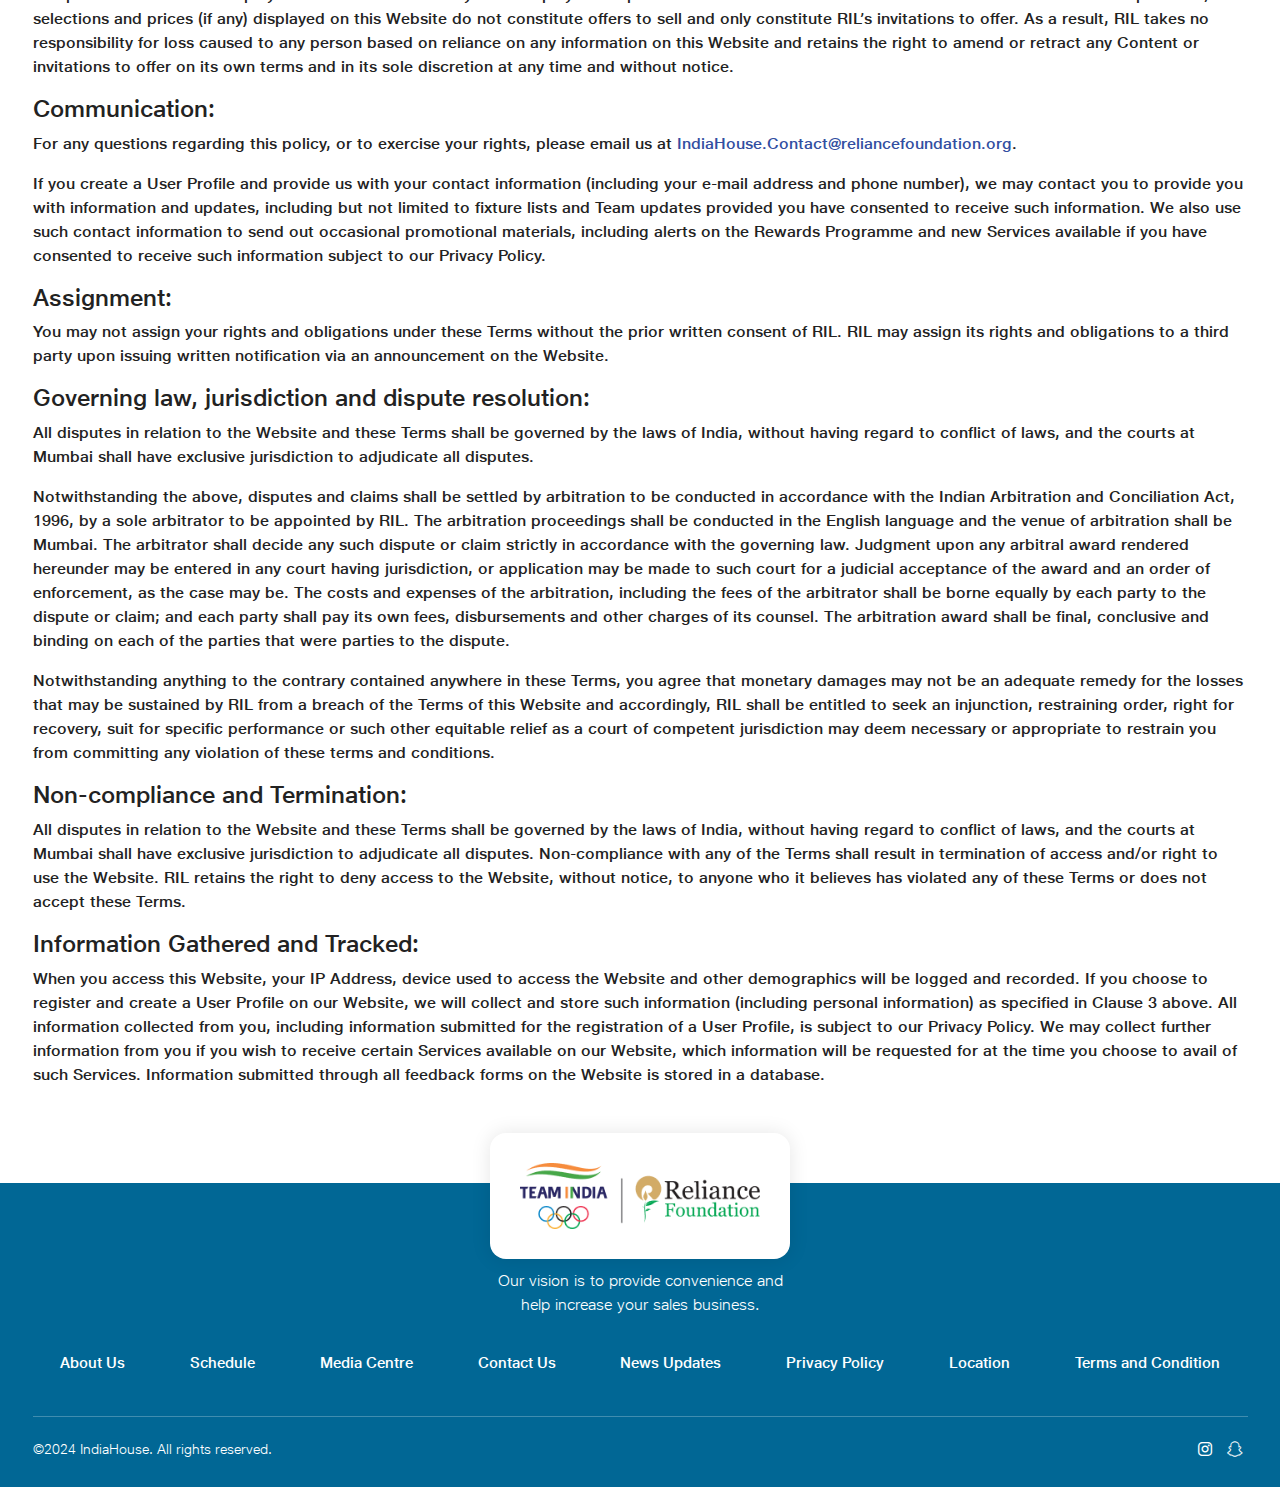
<file: terms.html>
<!DOCTYPE html>
<html lang="en">

<head>
    <meta charset="UTF-8">
    <meta name="viewport" content="width=device-width, initial-scale=1.0">

    <!-- Favicon -->
    <link rel="icon" href="favicon.ico" type="image/x-icon">

    <!-- CSS -->
    <link rel="stylesheet" href="https://cdn.jsdelivr.net/npm/@fancyapps/ui@5.0/dist/fancybox/fancybox.css" />
    <link rel="stylesheet" href="css/main.css">

    <title>Terms and Conditions - Paris Olympics</title>
</head>

<body>

    <!--  -->
    <header id="header"></header>

    <main>

        <!-- Cover -->
        <section class="cover block">
            <div class="container">
                <div class="coverText">
                    <h1>Terms and Conditions</h1>
                    <p>India House is committed to protecting your privacy.</p>
                </div>
            </div>
        </section>

        <!-- Terms and Conds -->
        <section class="terms block">
            <div class="container">
                <h3>TERMS AND CONDITIONS OF USE</h3>
                <p>Website <a href="http://www.myindiahouse.in" target="_blank">www.myindiahouse.in</a> is the property
                    of and belongs to Reliance Industries Limited (“RIL”). RIL is the Principal Partner of the of the
                    Indian Olympic Association for the Paris Olympics 2024. Please read these terms and conditions
                    carefully, before interacting on the Website. By accessing, browsing or using this Website, you
                    agree and acknowledge that you have read, understood and agree to be bound by the following terms
                    and conditions of use (“Terms”).</p>
                <p>The terms ‘us’ or ‘we’ or ‘our’ refer to RIL, the owner and operator of the Website. The terms
                    ‘user’, ‘you’, or ‘your’ refer to the user or viewer of the Website.</p>
                <p>RIL reserves the right to add, modify, amend, cancel, limit, vary or change, either wholly, or in
                    part, at any point in time, these Terms, without prior notice. Further, RIL reserves the right to
                    withdraw, suspend, alter, modify, change or vary the Website, the Website features, the Website
                    content or parts thereof, at its sole discretion, without prior notice. All modifications/amendments
                    to the Terms will be posted on the Website and will become effective immediately upon such posting
                    to the Website. Your continued use of the Website after such change or modification shall be deemed
                    to be your agreement to the revised/modified Terms. Please review these Terms regularly to remain
                    informed of any change. If you do not agree to these Terms, please discontinue using this Website
                    immediately.</p>

                <h4>Website Access, Services and Availability:</h4>
                <p>This Website is made available free of charge. However, RIL reserves the right to charge
                    subscription, membership or other fees from a user, in respect of certain product(s) or service(s)
                    provided on this Website. RIL may make available certain products, services, content and other
                    functionalities through the Website (“Services”). The Services offered on the Website may differ
                    from time to time and from region to region. Further, RIL reserves the right to terminate or cancel
                    any access or order or redirect a user to a different website, at its sole discretion. RIL does not
                    make any warranty or representation that a user in one region may access, use or obtain the Services
                    from the Website in another region.</p>

                <h4>Registration:</h4>
                <p>In general, you can access and visit our Website without registering on the Website or otherwise
                    revealing your identity or any personal information about yourself. However, access to certain
                    Services and products, as well as the ability to interact and comment on certain features and
                    Content (defined herein) of the Website, require completion of a simple registration process to
                    create a User Profile (defined herein). The registration and creation of a User Profile requires you
                    to reveal your identity and/or other information about yourself, as set out herein. Please refer to
                    our Privacy Policy for more information on the kind of information we collect/store and how we use
                    this information.</p>

                <h4>User Profile:</h4>
                <p>Users will have an option to register with us and create a personal user profile on the Website
                    (“User Profile”), which may enable them to interact on our Website by liking/ commenting on/ sharing
                    the Content available on our Website, and avail of certain Services. RIL may, at its sole and
                    absolute discretion, refuse to accept registration applications for the registration and creation of
                    a User Profile.</p>
                <p>To create a User Profile, you will be required to provide your full name, email address, mobile
                    number, date of birth, gender, state and city and also choose a password for your User Profile.</p>
                <p>Where appropriate, you may be required to give further information about yourself for your User
                    Profile verification. In order to complete your User Profile, you will be required to provide your
                    full name, email address, gender, mobile number(s), date of birth, current city/place of residence,
                    gender and profile picture. You must provide complete and accurate information about yourself. You
                    undertake that you will notify us and update this information to keep it current. Any information
                    provided by you to us should be complete and truthful to the best of your knowledge. We are not
                    obliged to cross check or verify information provided by you and we will not take any responsibility
                    for any outcome or consequence as a result of you providing incorrect information or concealing any
                    relevant information from us.</p>
                <p>You understand that it is your responsibility to protect the information you provide on the Website
                    including but not limited to your username, password, email address, contact details and mobile
                    number. You are responsible for maintaining the confidentiality of the password and User Profile,
                    and are fully responsible for all activities that occur under your password or User Profile.</p>
                <p>Our Services and our Website are intended for a general audience. You must be at least 18 years of
                    age to create a User Profile or purchase our products or services and we reserve the right to remove
                    your User Profile if we reasonably believe you are under 18.</p>

                <h4>Website Content:</h4>
                <p>Subject to these Terms, all materials, including illustrations, statements, opinions, articles,
                    views, photographs, products, images, artwork, designs, text, graphics, logos, button icons, images,
                    audio and video clips and software (collectively, “Content”) appearing on this Website are owned or
                    controlled by RIL and/or its subsidiaries, affiliates, licensors and content suppliers and are
                    protected by worldwide design, trademark, trade dress, copyright and other intellectual property
                    laws. To the extent content is user generated by users, fans or other third-party content providers
                    on certain sections of this Website, RIL does not screen or review such content as a matter of
                    course and the contributors of such content remain wholly responsible for all such contributions. If
                    you seek to rely on any representation of information contained on this Website, any such reliance
                    shall be at your own risk.</p>
                <p>This Website and the Content therein are intended solely for personal, non-commercial use by the
                    users of this Website. You may not copy Content from this Website, or otherwise modify, obscure or
                    delete any copyright or other proprietary notices on this Website. No right, title or interest in
                    any materials or software, if applicable, on this Website is transferred to you from your use of
                    this Website. You may not reproduce, publish, transmit, distribute, display, modify, create
                    derivative works from, sell or participate in any sale of, or exploit in any way, in whole or in
                    part, any of the Content, this Website, or any related software without the prior written
                    authorization of RIL.</p>

                <h4>Contributed Content:</h4>
                <p>You are responsible for any notes, comments, images, messages, e-mails, billboard postings, photos,
                    drawings, profiles, opinions, ideas, videos, audio files or other materials (collectively, “User
                    Content”) posted or transmitted by you to the Website. It is clarified that RIL reserves the right
                    from time to time to determine and modify the manner and circumstances under which any User Content
                    may be submitted, posted and/or transmitted by users on the Website. Users with a registered User
                    Profile may be permitted to post certain User Content (such as comments and messages) to respond and
                    react to, as well as interact with, certain Content posted on the Website and User Content posted by
                    other User Profiles on the Website. You agree that any User Content posted by you may be used by
                    RIL, including for the creation of derivative works that might include such User Content, consistent
                    with its Privacy Policy and Terms as mentioned herein and you will not be entitled to any payment or
                    other compensation for such use. You may not use the Website in any improper or unlawful manner or
                    in breach of any legislation or license that applies to you. You agree to comply with all reasonable
                    instructions that we may provide from time to time regarding use of the Website. You also agree to
                    allow RIL to post or provide a link to any User Content that you have posted on the Website. To the
                    extent you make any contribution of any User Content to the Website, you grant RIL and its
                    affiliates, service providers, licensors and associates a perpetual, royalty-free, worldwide,
                    sub-licensable right and license to use, reproduce, publish, edit, distribute, transfer, store,
                    transmit, publicly display and adapt such User Content in any medium whatsoever whether or not
                    currently known. In contributing such User Content, you represent and warrant to RIL that the User
                    Content is your original work of authorship or that you otherwise have the right to make such
                    contribution and grant the aforesaid licenses to RIL.</p>

                <h4>Impermissible Use of the Website:</h4>
                <p>Users of this Website shall not host, display, upload, post, comment, modify, publish, transmit,
                    update or share any User Content that:</p>
                <ul>
                    <li>belongs to another person and to which the user does not have any right to;</li>
                    <li>is harmful, harassing, blasphemous, defamatory, obscene, pornographic, paedophilic, libellous,
                        invasive of another's rights including but not limited to rights of celebrity, privacy and
                        intellectual property, hateful, or racially, ethnically objectionable, disparaging, relating or
                        encouraging money laundering or gambling, or otherwise unlawful in any manner whatsoever;</li>
                    <li>harms minors in any way;</li>
                    <li>infringes any patent, trademark, trade secret, copyright or other intellectual, proprietary
                        rights, privacy right or other right of any party;</li>
                    <li>violates any law for the time being in force;</li>
                    <li>deceives or misleads the addressee about the origin of such messages or communicates any
                        information which is offensive or menacing in nature;</li>
                    <li>impersonates another person or entity or falsely states or otherwise misrepresents your
                        affiliation with any individual or entity;</li>
                    <li>contains software viruses or any other computer code, files or programs designed to interrupt,
                        destroy or limit the functionality of any computer resource (including, without limitation, a
                        computer virus, malware, logic bombs, Trojan horses, worms, harmful components, corrupted data
                        or other malicious software or harmful data);</li>
                    <li>threatens the unity, integrity, defence, security or sovereignty of India, friendly relations
                        with foreign states, or public order or causes incitement to the commission of any cognizable
                        offence or prevents investigation of any offence or is insulting any other nation.</li>
                </ul>
                <h4>Warranty and Liability Disclaimer:</h4>
                <p>All content, information and materials (including Content) on this Website are provided to you on an
                    "AS IS" and “AS AVAILABLE” basis, without warranty or guarantee of any kind, either express or
                    implied. Particularly, no warranty regarding fitness for a particular purpose; uninterrupted access,
                    security; accuracy, completeness or up-to-date information; or freedom from errors, virus, malware,
                    Trojans, bugs, worms, infections, etc., is given in connection with this Website or use thereof.
                    Further, RIL makes no representations or warranties of any kind, express or implied, as to the
                    operation of this Website, the information, the Content, User Content, materials or products
                    included. Except to the extent as provided by the applicable law, RIL disclaims all responsibility
                    as to the information, Content, User Content, materials or products arising from the use of this
                    Website, whether direct, indirect, consequential or otherwise.</p>
                <p>RIL does not warrant that: (i) this Website will be constantly available, or available at all; or
                    (ii) the information on this Website is complete, true, accurate or not misleading.</p>
                <p>To the fullest extent permissible under applicable laws, you hereby agree to release, discharge and
                    absolve RIL, the Team, its affiliates, partners, sponsors, subsidiaries, agents, employees,
                    officers, directors and representatives (“RIL Indemnified Parties”), from any and all claims, losses
                    and damages arising out of the use of, or inability to use, the Website; unavailability, withdrawal,
                    modification, suspension, interruption, discontinuance or variation of the Website; or inability to
                    access or use the Website and the RIL Indemnified Parties shall not be liable for any direct,
                    indirect, incidental, special, punitive or consequential damages.</p>
                <p>This Website is controlled and operated from India and RIL makes no representation that the content,
                    information or materials made available herein are appropriate or will be available for use in other
                    locations. Access and use of this Website from outside of India is entirely at your sole risk and
                    you agree and undertake to be responsible for compliance with all applicable local laws and agree to
                    release, discharge and absolve the RIL Indemnified Parties from any liability or loss in this
                    respect.</p>
                <p>RIL reserves the right to introduce and initiate new features, functionalities and components to the
                    Website and/or change, alter, modify, suspend, discontinue or remove the existing ones without any
                    prior notice to you. Further, RIL is entitled to discontinue (either permanently or temporarily) one
                    or more of the Services provided or terminate the Website without any prior notice to you. RIL may
                    also prescribe certain limits on the use of the Website and/or Services or storage of Content and/or
                    User Content at its sole discretion without any prior notice to you while at all times complying
                    with the Privacy Policy. In consideration for RIL granting you access to and use of the Website and
                    Services, you agree that RIL and its third-party providers and partners may place such advertising
                    on the Services or in connection with the display of Content, User Content, or information from the
                    Services, whether submitted by them or others.</p>

                <h4>Accuracy of Information:</h4>
                <p>The information presented on this Website has been compiled by RIL from internal and external
                    sources. No representation is made, or warranty given as to the completeness or accuracy of such
                    information. This Website may contain typographical errors, incomplete or out of date information.
                    RIL reserves the right to make changes to the Content, User Content and information on this Website
                    or to the Services described therein, or update such information at any time without notice, but RIL
                    makes no commitment to correct or update this information.</p>

                <h4>Third party interaction and links to third party sites:</h4>
                <p>The Website may contain links to other third-party websites which are not owned, operated or endorsed
                    by RIL and you hereby release and discharge the RIL Indemnified Parties from any and all claims,
                    losses and damages arising out of the use of, or inability to use, or access such third-party
                    websites or links. RIL hereby disclaims all liability or responsibility for the content hosted or
                    made available on or products/merchandise purchased from, or information provided by you/collected
                    from you by such third-party websites. You are advised to review the terms and conditions of such
                    third-party websites carefully before visiting, accessing, using or availing of the services of such
                    third-party websites.</p>
                <p>Correspondence, advertisement, purchase or promotion, including the delivery of and the payment for
                    goods and/or services, and any other term, condition, warranty or representation associated with
                    such correspondence, purchase or promotion, pertaining to such third-party website is solely between
                    you and the applicable third party and is at your sole risk. RIL shall not be responsible or liable
                    in any manner whatsoever for transactions, information provided by / collected from you and
                    interaction with such third-party websites and/ or any losses sustained in that regard.</p>

                <h4>Intellectual Property:</h4>
                <p>All Content featured or displayed on this Website including the Team trademarks, logos, photos,
                    pictures, audio, video, design, layout and all other content and intellectual property rights,
                    belongs to and is the property of RIL, and/or is used under valid license/authorization.
                    Unauthorized copying, use, reproduction, distribution, modification, alteration, dissemination,
                    reposting, hyper-linking, deep-linking, framing, mirroring, downloading or any other use of the
                    Content on this Website in any manner whatsoever, without the prior written authorization of RIL or
                    the relevant owners, is strictly prohibited.</p>

                <h4>Infringement Notification:</h4>
                <p>If you believe in good faith that any Content, User Content or material posted or otherwise made
                    accessible on this Website, violates these Terms, or is prohibited or restricted by applicable laws,
                    rules and regulations, or violates your proprietary rights, or is abusive or threatens and harms
                    other users of this Website, please compile the following information and email it to: <a
                        href="mailto:IndiaHouse.Contact@reliancefoundation.org"
                        target="_blank">IndiaHouse.Contact@reliancefoundation.org</a>; and which email shall contain the
                    following information:</p>
                <ul>
                    <li>A clear identification of the allegedly prohibited/unlawful/abusive material on the Website
                        (with specific URL reference);</li>
                    <li>Your contact details: name, address, e-mail address and phone number;</li>
                    <li>In case of an alleged violation of proprietary rights (including copyright, trade-mark or
                        privacy rights): a statement that you believe, in good faith, that the use of the proprietary
                        material allegedly infringed on the Website is not authorized by you or your agent or the law;
                    </li>
                    <li>A statement that you believe, in good faith, that such material is prohibited/unlawful/abusive;
                        and</li>
                    <li>A statement that the information provided in the notice is accurate, and under penalty of
                        perjury and that the signatory is authorized to act on your behalf.</li>
                </ul>
                <p>The email notification provided by you under this Clause shall be executed by your electronic
                    signature or the electronic signature of the person directly affected by the violation of these
                    Terms by the Content or User Content.</p>
                <p>In such an event, RIL may contact you for any further information and reserves the right to
                    determine, at its sole discretion, whether such Content/User Content violates these Terms or is
                    otherwise abusive/prohibited/unlawful, and may take such action it deems appropriate. If you resort
                    to any mala fide use of the notification process set out above, RIL reserves the right to restrict
                    your access to the Website.</p>

                <h4>Indemnification:</h4>
                <p>You agree to defend, indemnify and hold RIL and RIL Indemnified Parties harmless from and against any
                    and all claims, damages, costs and expenses, including, without limitation, attorney’s fees, arising
                    from or related to: (i) your use of this Website, (ii) your access to, or inability to access this
                    Website, (iii) liability arising from the illegality of or infringement by any contributions of User
                    Content you make to the Website or from your reliance upon any information contained on this
                    Website, or (iv) your participation in the Rewards Programme. You represent, warrant and covenant
                    that no materials and User Content of any kind provided by you will: (i) violate, plagiarize, or
                    infringe upon the rights of any third party, including copyright, trademark, privacy or other
                    personal or proprietary rights; or (ii)contain libellous or otherwise unlawful material. RIL
                    reserves the right, at its own expense, to assume the exclusive defence and control of any matter
                    subject to indemnification by you.</p>

                <h4>Waivers:</h4>
                <p>You hereby waive any rights, whether existing or acquired in future, that are attributable to you
                    under any applicable law, including (without limitation) any law, regulation or order concerned with
                    privacy or personality rights, in relation to the matters contemplated herein, without any claim for
                    compensation.</p>

                <h4>Product Information:</h4>
                <p>RIL cannot guarantee that the products and selections appearing on this Website will be available,
                    either through this Website or at retail locations all the time. All product descriptions and
                    specifications are subject to change at any time without notice. The particular technical
                    specifications and settings of your computer/device and its display could affect the accuracy of its
                    display of the products offered on this Website. The Content of this Website and products,
                    selections and prices (if any) displayed on this Website do not constitute offers to sell and only
                    constitute RIL’s invitations to offer. As a result, RIL takes no responsibility for loss caused to
                    any person based on reliance on any information on this Website and retains the right to amend or
                    retract any Content or invitations to offer on its own terms and in its sole discretion at any time
                    and without notice.</p>

                <h4>Communication:</h4>
                <p>For any questions regarding this policy, or to exercise your rights, please email us at <a
                        href="mailto:IndiaHouse.Contact@reliancefoundation.org"
                        target="_blank">IndiaHouse.Contact@reliancefoundation.org</a>.</p>
                <p>If you create a User Profile and provide us with your contact information (including your e-mail
                    address and phone number), we may contact you to provide you with information and updates, including
                    but not limited to fixture lists and Team updates provided you have consented to receive such
                    information. We also use such contact information to send out occasional promotional materials,
                    including alerts on the Rewards Programme and new Services available if you have consented to
                    receive such information subject to our Privacy Policy.</p>

                <h4>Assignment:</h4>
                <p>You may not assign your rights and obligations under these Terms without the prior written consent of
                    RIL. RIL may assign its rights and obligations to a third party upon issuing written notification
                    via an announcement on the Website.</p>

                <h4>Governing law, jurisdiction and dispute resolution:</h4>
                <p>All disputes in relation to the Website and these Terms shall be governed by the laws of India,
                    without having regard to conflict of laws, and the courts at Mumbai shall have exclusive
                    jurisdiction to adjudicate all disputes.</p>
                <p>Notwithstanding the above, disputes and claims shall be settled by arbitration to be conducted in
                    accordance with the Indian Arbitration and Conciliation Act, 1996, by a sole arbitrator to be
                    appointed by RIL. The arbitration proceedings shall be conducted in the English language and the
                    venue of arbitration shall be Mumbai. The arbitrator shall decide any such dispute or claim strictly
                    in accordance with the governing law. Judgment upon any arbitral award rendered hereunder may be
                    entered in any court having jurisdiction, or application may be made to such court for a judicial
                    acceptance of the award and an order of enforcement, as the case may be. The costs and expenses of
                    the arbitration, including the fees of the arbitrator shall be borne equally by each party to the
                    dispute or claim; and each party shall pay its own fees, disbursements and other charges of its
                    counsel. The arbitration award shall be final, conclusive and binding on each of the parties that
                    were parties to the dispute.</p>
                <p>Notwithstanding anything to the contrary contained anywhere in these Terms, you agree that monetary
                    damages may not be an adequate remedy for the losses that may be sustained by RIL from a breach of
                    the Terms of this Website and accordingly, RIL shall be entitled to seek an injunction, restraining
                    order, right for recovery, suit for specific performance or such other equitable relief as a court
                    of competent jurisdiction may deem necessary or appropriate to restrain you from committing any
                    violation of these terms and conditions.</p>

                <h4>Non-compliance and Termination:</h4>
                <p>All disputes in relation to the Website and these Terms shall be governed by the laws of India,
                    without having regard to conflict of laws, and the courts at Mumbai shall have exclusive
                    jurisdiction to adjudicate all disputes. Non-compliance with any of the Terms shall result in
                    termination of access and/or right to use the Website. RIL retains the right to deny access to the
                    Website, without notice, to anyone who it believes has violated any of these Terms or does not
                    accept these Terms.</p>

                <h4>Information Gathered and Tracked:</h4>
                <p>When you access this Website, your IP Address, device used to access the Website and other
                    demographics will be logged and recorded. If you choose to register and create a User Profile on our
                    Website, we will collect and store such information (including personal information) as specified in
                    Clause 3 above. All information collected from you, including information submitted for the
                    registration of a User Profile, is subject to our Privacy Policy. We may collect further information
                    from you if you wish to receive certain Services available on our Website, which information will be
                    requested for at the time you choose to avail of such Services. Information submitted through all
                    feedback forms on the Website is stored in a database.</p>

            </div>
        </section>

    </main>

    <!-- Footer -->
    <footer id="footer" class="mainFooter"></footer>

</body>

<!-- JS -->
<script src="js/vendor/jquery-3.4.1.min.js"></script>
<script src="js/vendor/simplyCountdown.min.js"></script>
<script src="https://cdn.jsdelivr.net/npm/@fancyapps/ui@5.0/dist/fancybox/fancybox.umd.js"></script>
<script src="js/plugins.js"></script>
<script src="js/main.js"></script>

</html>
</file>
